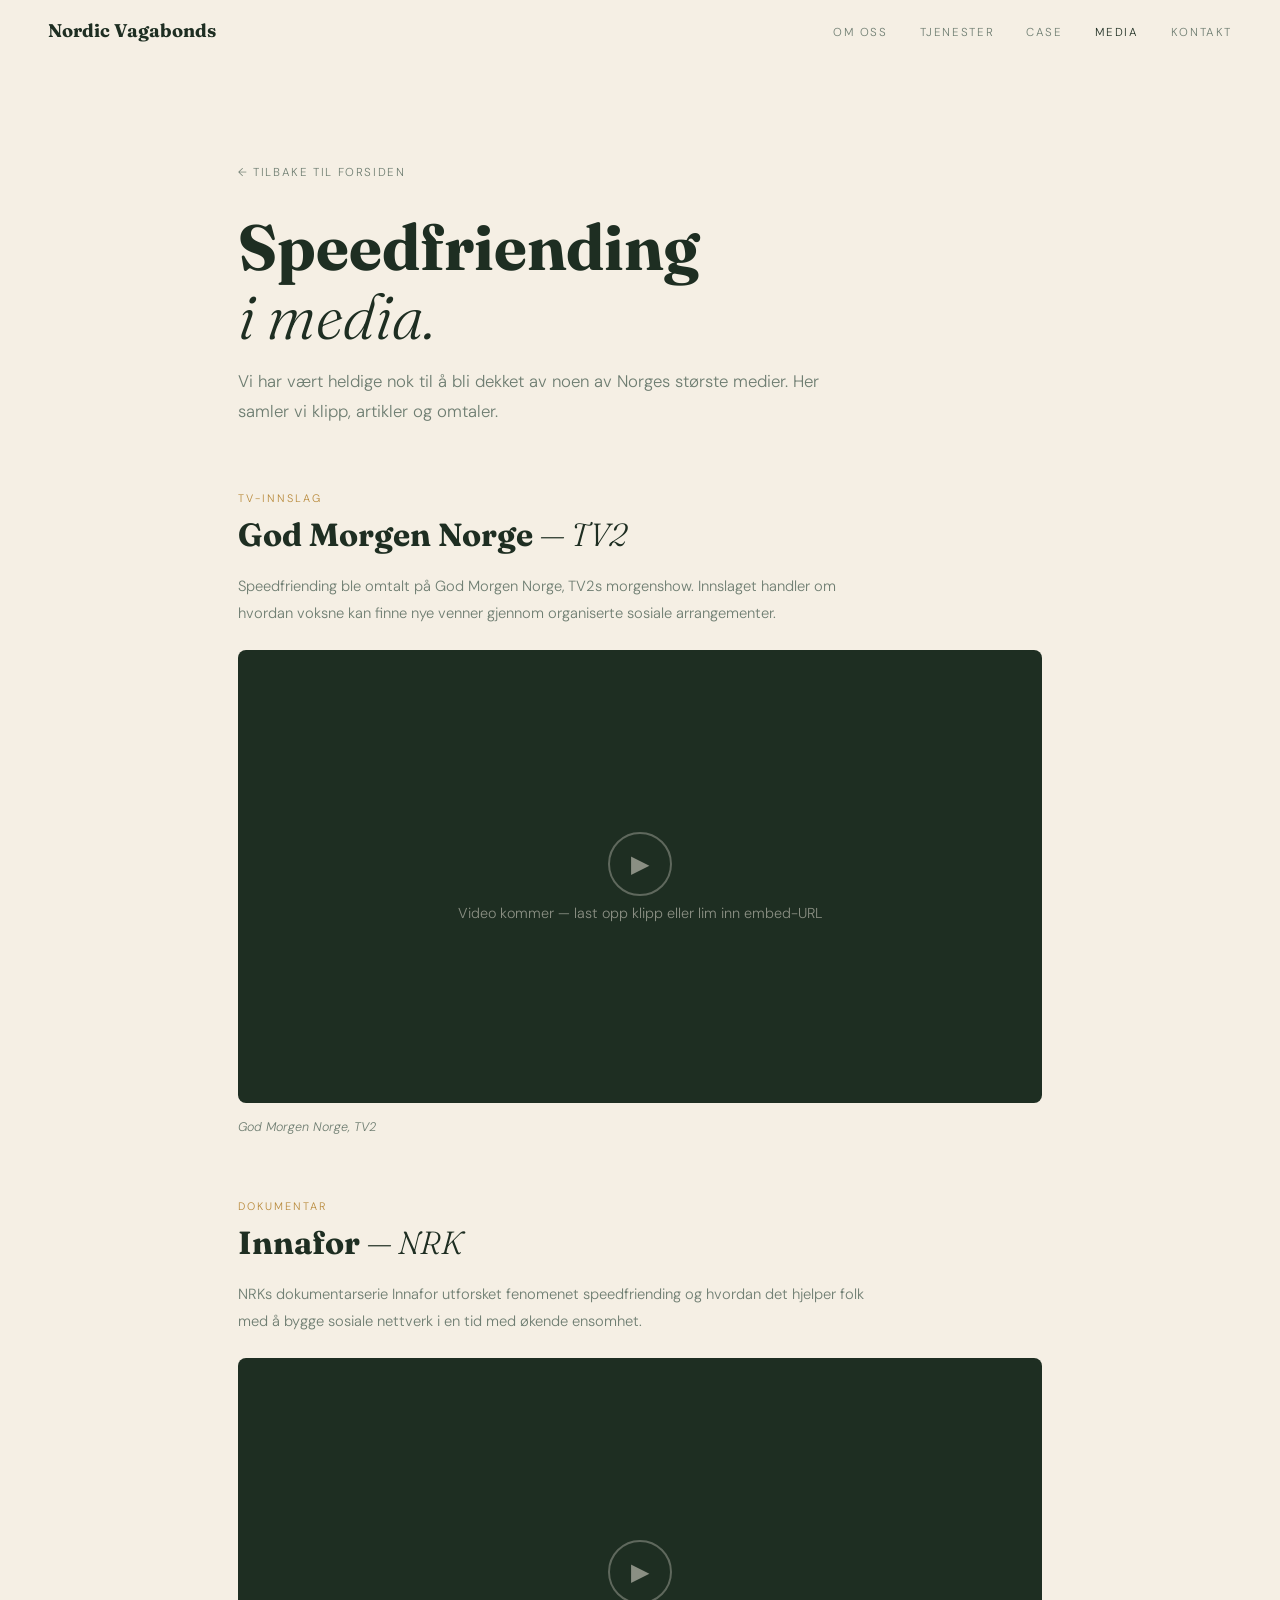
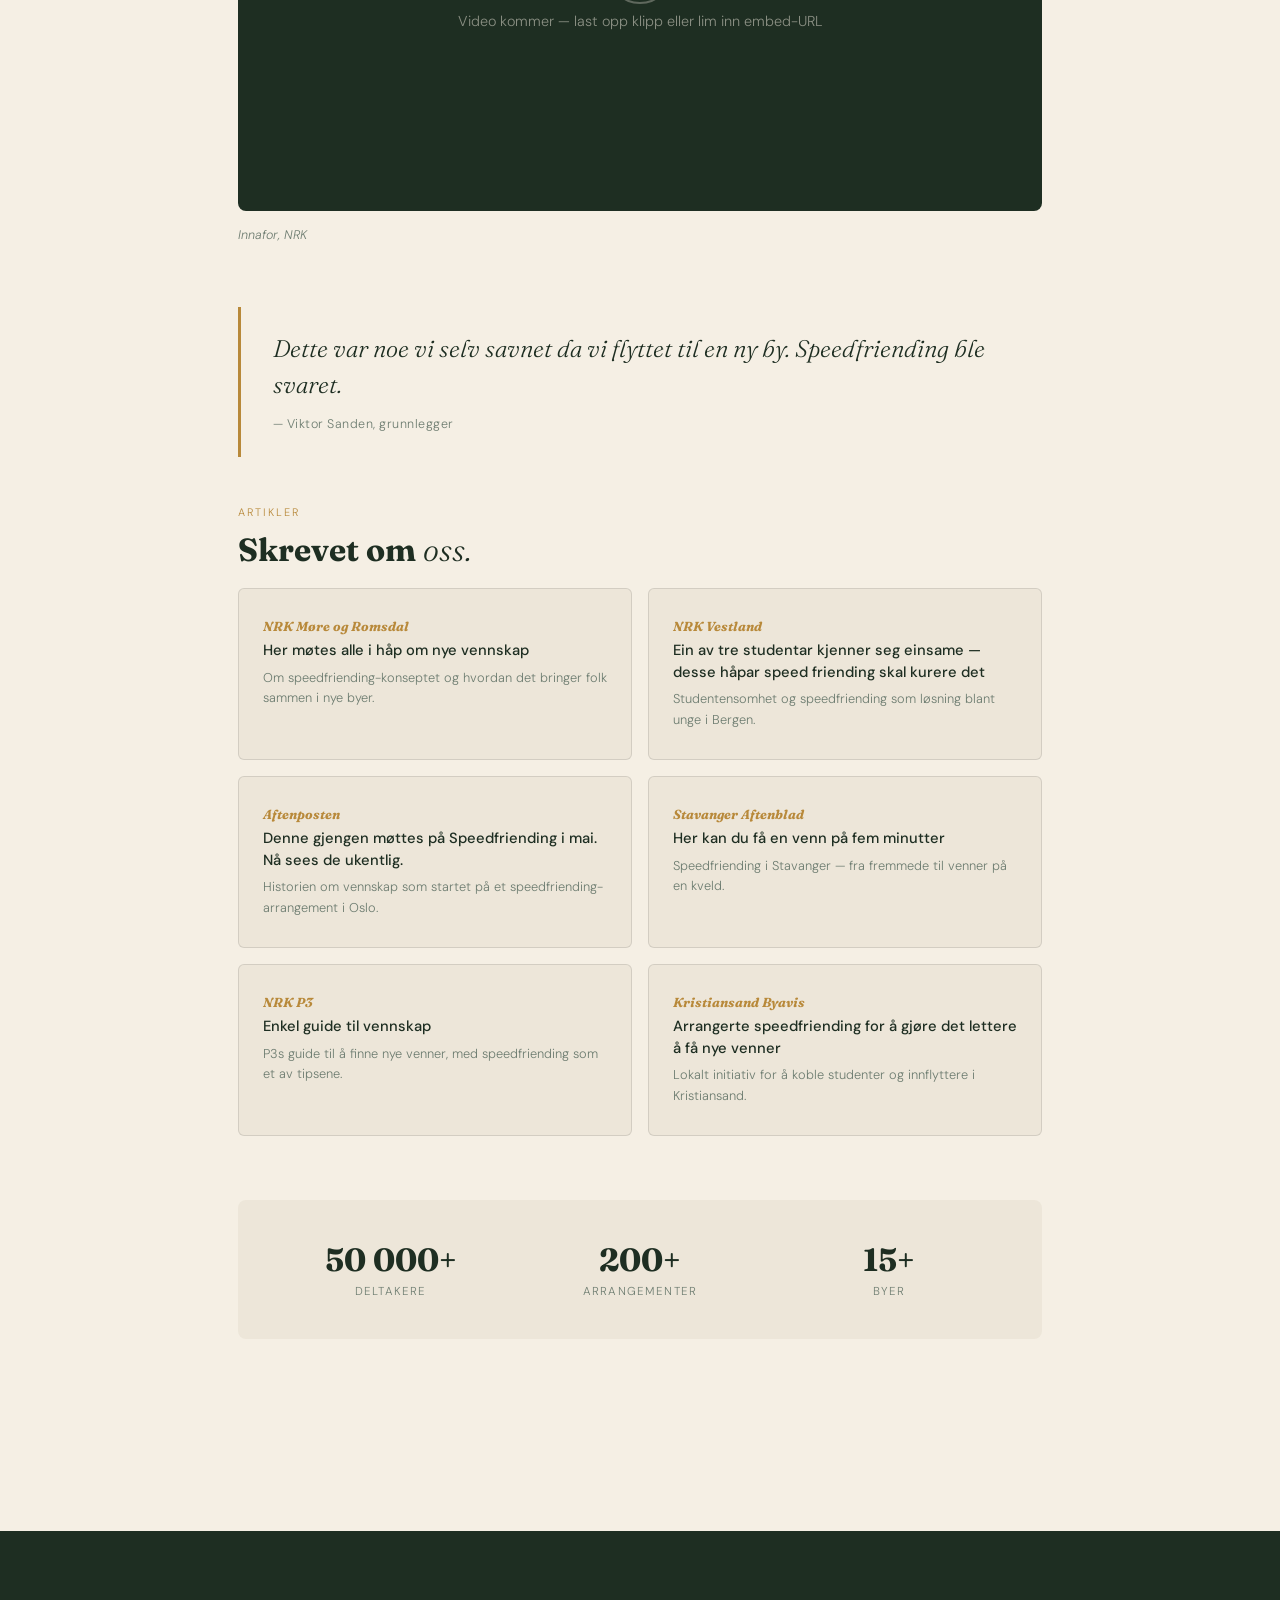
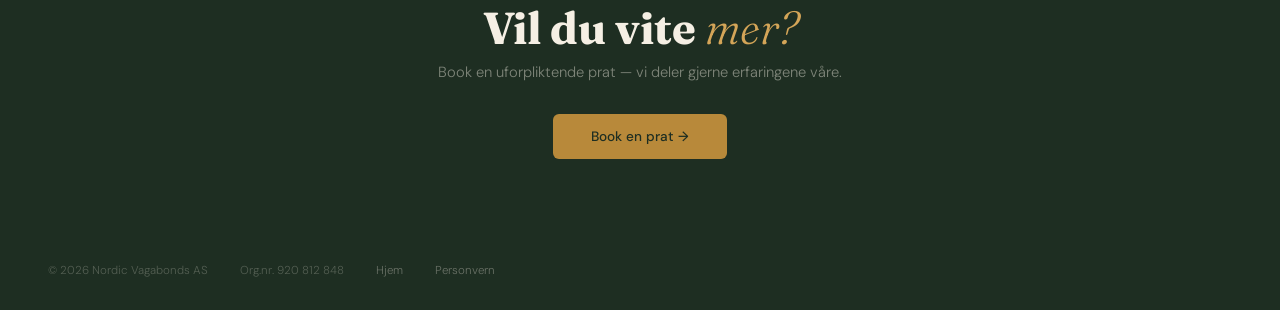
<file: media.html>
<!DOCTYPE html>
<html lang="nb">
<head>
  <meta charset="UTF-8">
  <meta name="viewport" content="width=device-width, initial-scale=1.0">
  <title>Media — Nordic Vagabonds</title>
  <meta name="description" content="Speedfriending og Nordic Vagabonds i media — NRK, Aftenposten, TV2 og mer.">

  <meta property="og:title" content="Media — Nordic Vagabonds">
  <meta property="og:description" content="Speedfriending og Nordic Vagabonds i media.">
  <meta property="og:type" content="website">
  <meta property="og:url" content="https://nordicvagabonds.no/media">

  <link rel="icon" href="data:image/svg+xml,<svg xmlns='http://www.w3.org/2000/svg' viewBox='0 0 100 100'><rect fill='%231e2e22' rx='16' width='100' height='100'/><text x='50' y='68' font-family='serif' font-size='52' font-weight='700' fill='%23f5efe4' text-anchor='middle'>NV</text></svg>">
  <link rel="preconnect" href="https://fonts.googleapis.com">
  <link rel="preconnect" href="https://fonts.gstatic.com" crossorigin>
  <link href="https://fonts.googleapis.com/css2?family=Fraunces:ital,opsz,wght@0,9..144,300;0,9..144,700;1,9..144,400&family=DM+Sans:wght@300;400;500&display=swap" rel="stylesheet">
  <style>
:root {
  --ink:    #1a1f1b;
  --forest: #1e2e22;
  --sage:   #3d5243;
  --cream:  #f5efe4;
  --off:    #ede6d9;
  --gold:   #b8893a;
  --gold-l: #d4a558;
  --muted:  #6e7d71;
  --line:   rgba(26,31,27,0.12);
}

*, *::before, *::after { margin:0; padding:0; box-sizing:border-box; }
html { scroll-behavior:smooth; }
body {
  background:var(--cream);
  color:var(--ink);
  font-family:'DM Sans',sans-serif;
  font-weight:300;
  -webkit-font-smoothing:antialiased;
  opacity:0; animation:nv-fade .6s .05s forwards;
}
@keyframes nv-fade { to { opacity:1; } }
img { max-width:100%; height:auto; display:block; }
a { text-decoration:none; color:var(--forest); }

/* ─── NAV ────────────────────────────── */
.site-header {
  position:fixed; top:0; left:0; right:0; z-index:100;
  display:flex; align-items:center; justify-content:space-between;
  padding:1.2rem 3rem;
  background:rgba(245,239,228,0.85);
  backdrop-filter:blur(14px); -webkit-backdrop-filter:blur(14px);
  border-bottom:1px solid transparent;
  transition:border-color .3s, padding .3s, background .3s;
}
.site-header.scrolled { border-color:var(--line); padding-block:.8rem; }
.logo { font-family:'Fraunces',serif; font-weight:700; font-size:1.15rem; color:var(--forest); }
.nav-links { list-style:none; display:flex; gap:2rem; }
.nav-links a {
  font-size:.72rem; letter-spacing:.14em; text-transform:uppercase;
  color:var(--muted); transition:color .2s;
}
.nav-links a:hover { color:var(--forest); }

/* ─── PAGE ───────────────────────────── */
.page-hero {
  padding:10rem 3rem 4rem;
  max-width:900px; margin:0 auto;
}
.back {
  display:inline-block;
  font-size:.72rem; letter-spacing:.14em; text-transform:uppercase;
  color:var(--muted); margin-bottom:2rem;
  transition:color .2s;
}
.back:hover { color:var(--forest); }
.page-hero h1 {
  font-family:'Fraunces',serif;
  font-size:clamp(2.4rem,5vw,4rem);
  font-weight:700; color:var(--forest);
  line-height:1.08; margin-bottom:1rem;
}
.page-hero h1 em { font-style:italic; font-weight:300; }
.page-hero .lead {
  font-size:1.05rem; line-height:1.8;
  color:var(--muted); max-width:600px;
}

/* ─── SECTIONS ───────────────────────── */
.media-page { max-width:900px; margin:0 auto; padding:0 3rem 6rem; }

.media-block {
  margin-bottom:4rem;
  opacity:0; transform:translateY(24px);
  transition:opacity .5s, transform .5s;
}
.media-block.in { opacity:1; transform:translateY(0); }

.media-block .section-label {
  font-size:.68rem; letter-spacing:.18em; text-transform:uppercase;
  color:var(--gold); display:block; margin-bottom:.8rem;
}
.media-block h2 {
  font-family:'Fraunces',serif;
  font-size:clamp(1.4rem,2.5vw,2rem);
  font-weight:700; color:var(--forest);
  line-height:1.15; margin-bottom:1.2rem;
}
.media-block h2 em { font-style:italic; font-weight:300; }
.media-block .description {
  font-size:.92rem; line-height:1.8; color:var(--muted);
  margin-bottom:1.5rem; max-width:640px;
}

/* ─── VIDEO EMBED ────────────────────── */
.video-embed {
  position:relative;
  width:100%;
  padding-bottom:56.25%; /* 16:9 */
  background:var(--forest);
  border-radius:8px;
  overflow:hidden;
  margin-bottom:1rem;
}
.video-embed iframe {
  position:absolute; top:0; left:0;
  width:100%; height:100%;
  border:none;
}
.video-embed .video-placeholder {
  position:absolute; top:0; left:0;
  width:100%; height:100%;
  display:flex; flex-direction:column;
  align-items:center; justify-content:center;
  color:rgba(245,239,228,.5);
  font-size:.9rem; gap:.5rem;
}
.video-embed .video-placeholder .play-icon {
  width:64px; height:64px;
  border:2px solid rgba(245,239,228,.3);
  border-radius:50%;
  display:flex; align-items:center; justify-content:center;
  font-size:1.5rem;
  transition:border-color .2s, background .2s;
}
.video-caption {
  font-size:.78rem; color:var(--muted); font-style:italic;
}

/* ─── ARTICLE CARDS ──────────────────── */
.article-grid {
  display:grid; grid-template-columns:1fr 1fr; gap:1rem;
}
.article-card {
  display:flex; flex-direction:column;
  padding:1.8rem 1.5rem;
  background:var(--off); border:1px solid var(--line);
  border-radius:6px; transition:all .25s;
  text-decoration:none;
}
.article-card:hover {
  background:var(--forest); border-color:var(--forest);
  transform:translateY(-2px);
  box-shadow:0 8px 30px rgba(30,46,34,.12);
}
.article-card:hover .article-outlet { color:var(--gold); }
.article-card:hover .article-title { color:var(--cream); }
.article-card:hover .article-excerpt { color:rgba(245,239,228,.5); }
.article-outlet {
  font-family:'Fraunces',serif; font-size:.82rem;
  font-style:italic; font-weight:700; color:var(--gold);
  margin-bottom:.4rem;
}
.article-year {
  font-size:.68rem; color:var(--muted);
  letter-spacing:.06em; margin-bottom:.6rem;
}
.article-title {
  font-size:.92rem; font-weight:500; line-height:1.45;
  color:var(--forest); transition:color .25s;
  margin-bottom:.4rem;
}
.article-excerpt {
  font-size:.8rem; line-height:1.6; color:var(--muted);
  transition:color .25s;
}

/* ─── QUOTE ──────────────────────────── */
.pull-quote {
  border-left:3px solid var(--gold);
  padding:1.5rem 0 1.5rem 2rem;
  margin:3rem 0;
}
.pull-quote blockquote {
  font-family:'Fraunces',serif;
  font-size:clamp(1.1rem,2vw,1.5rem);
  font-style:italic; font-weight:300;
  color:var(--forest); line-height:1.5;
  margin-bottom:.6rem;
}
.pull-quote cite {
  font-family:'DM Sans',sans-serif;
  font-style:normal; font-size:.78rem;
  color:var(--muted); letter-spacing:.04em;
}

/* ─── CTA STRIP ──────────────────────── */
.cta-strip {
  background:var(--forest);
  padding:4.5rem 3rem;
  text-align:center;
  margin-top:2rem;
}
.cta-strip h2 {
  font-family:'Fraunces',serif;
  font-size:clamp(1.8rem,3.5vw,2.8rem);
  font-weight:700; color:var(--cream);
  line-height:1.1; margin-bottom:.6rem;
}
.cta-strip h2 em { font-style:italic; font-weight:300; color:var(--gold-l); }
.cta-strip p {
  font-size:.92rem; color:rgba(245,239,228,.45);
  margin-bottom:2rem;
}
.cta-strip .cta-btn {
  display:inline-block;
  font-size:.85rem; font-weight:500;
  color:var(--forest); background:var(--gold);
  padding:.9rem 2.4rem; border-radius:6px;
  transition:background .2s;
}
.cta-strip .cta-btn:hover { background:var(--gold-l); }

/* ─── FOOTER ─────────────────────────── */
.site-footer {
  background:var(--forest);
  color:rgba(245,239,228,.25);
  padding:2rem 3rem;
  display:flex; flex-wrap:wrap; gap:.6rem 2rem;
  font-size:.72rem;
}
.site-footer a { color:rgba(245,239,228,.35); }

/* ─── RESPONSIVE ─────────────────────── */
@media (max-width:768px) {
  .site-header { padding:1rem 1.5rem; }
  .nav-links { display:none; }
  .page-hero { padding:8rem 1.5rem 3rem; }
  .media-page { padding:0 1.5rem 4rem; }
  .article-grid { grid-template-columns:1fr; }
  .pull-quote { padding-left:1.2rem; }
  .cta-strip { padding:3.5rem 1.5rem; }
  .site-footer { padding:2rem 1.5rem; }
}
  </style>
</head>
<body>

<!-- NAV -->
<header class="site-header" id="site-header">
  <a href="/" class="logo">Nordic Vagabonds</a>
  <nav>
    <ul class="nav-links">
      <li><a href="/#om">Om oss</a></li>
      <li><a href="/#tjenester">Tjenester</a></li>
      <li><a href="/#case">Case</a></li>
      <li><a href="/media" style="color:var(--forest);">Media</a></li>
      <li><a href="/#kontakt">Kontakt</a></li>
    </ul>
  </nav>
</header>

<!-- HERO -->
<div class="page-hero">
  <a href="/" class="back">&larr; Tilbake til forsiden</a>
  <h1>Speedfriending<br><em>i media.</em></h1>
  <p class="lead">Vi har vært heldige nok til å bli dekket av noen av Norges største medier. Her samler vi klipp, artikler og omtaler.</p>
</div>

<div class="media-page">

  <!-- VIDEO: GOD MORGEN NORGE -->
  <div class="media-block" id="gmn">
    <span class="section-label">TV-innslag</span>
    <h2>God Morgen Norge <em>— TV2</em></h2>
    <p class="description">Speedfriending ble omtalt på God Morgen Norge, TV2s morgenshow. Innslaget handler om hvordan voksne kan finne nye venner gjennom organiserte sosiale arrangementer.</p>
    <div class="video-embed">
      <!-- Erstatt placeholder med faktisk embed når du har video-URL -->
      <div class="video-placeholder" id="gmn-placeholder">
        <div class="play-icon">&#9654;</div>
        <span>Video kommer — last opp klipp eller lim inn embed-URL</span>
      </div>
    </div>
    <p class="video-caption">God Morgen Norge, TV2</p>
  </div>

  <!-- VIDEO: NRK INNAFOR -->
  <div class="media-block" id="innafor">
    <span class="section-label">Dokumentar</span>
    <h2>Innafor <em>— NRK</em></h2>
    <p class="description">NRKs dokumentarserie Innafor utforsket fenomenet speedfriending og hvordan det hjelper folk med å bygge sosiale nettverk i en tid med økende ensomhet.</p>
    <div class="video-embed">
      <div class="video-placeholder" id="innafor-placeholder">
        <div class="play-icon">&#9654;</div>
        <span>Video kommer — last opp klipp eller lim inn embed-URL</span>
      </div>
    </div>
    <p class="video-caption">Innafor, NRK</p>
  </div>

  <!-- SITAT -->
  <div class="pull-quote media-block">
    <blockquote>Dette var noe vi selv savnet da vi flyttet til en ny by. Speedfriending ble svaret.</blockquote>
    <cite>— Viktor Sanden, grunnlegger</cite>
  </div>

  <!-- ARTIKLER -->
  <div class="media-block">
    <span class="section-label">Artikler</span>
    <h2>Skrevet om <em>oss.</em></h2>
    <div class="article-grid">

      <a href="media/nrk-mr-vennskap.html" class="article-card">
        <span class="article-outlet">NRK Møre og Romsdal</span>
        <span class="article-title">Her møtes alle i håp om nye vennskap</span>
        <span class="article-excerpt">Om speedfriending-konseptet og hvordan det bringer folk sammen i nye byer.</span>
      </a>

      <a href="media/nrk-vestland-einsamme.html" class="article-card">
        <span class="article-outlet">NRK Vestland</span>
        <span class="article-title">Ein av tre studentar kjenner seg einsame — desse håpar speed friending skal kurere det</span>
        <span class="article-excerpt">Studentensomhet og speedfriending som løsning blant unge i Bergen.</span>
      </a>

      <a href="media/aftenposten-gjengen.html" class="article-card">
        <span class="article-outlet">Aftenposten</span>
        <span class="article-title">Denne gjengen møttes på Speedfriending i mai. Nå sees de ukentlig.</span>
        <span class="article-excerpt">Historien om vennskap som startet på et speedfriending-arrangement i Oslo.</span>
      </a>

      <a href="media/aftenbladet-venn.html" class="article-card">
        <span class="article-outlet">Stavanger Aftenblad</span>
        <span class="article-title">Her kan du få en venn på fem minutter</span>
        <span class="article-excerpt">Speedfriending i Stavanger — fra fremmede til venner på en kveld.</span>
      </a>

      <a href="media/nrkp3-guide.html" class="article-card">
        <span class="article-outlet">NRK P3</span>
        <span class="article-title">Enkel guide til vennskap</span>
        <span class="article-excerpt">P3s guide til å finne nye venner, med speedfriending som et av tipsene.</span>
      </a>

      <a href="media/krsby-studenter.html" class="article-card">
        <span class="article-outlet">Kristiansand Byavis</span>
        <span class="article-title">Arrangerte speedfriending for å gjøre det lettere å få nye venner</span>
        <span class="article-excerpt">Lokalt initiativ for å koble studenter og innflyttere i Kristiansand.</span>
      </a>

    </div>
  </div>

  <!-- TALL -->
  <div class="media-block" style="background:var(--off); border-radius:8px; padding:2.5rem;">
    <div style="display:grid; grid-template-columns:repeat(3,1fr); gap:1.5rem; text-align:center;">
      <div>
        <div style="font-family:'Fraunces',serif; font-size:2rem; font-weight:700; color:var(--forest);">50 000+</div>
        <div style="font-size:.72rem; letter-spacing:.1em; text-transform:uppercase; color:var(--muted); margin-top:.3rem;">deltakere</div>
      </div>
      <div>
        <div style="font-family:'Fraunces',serif; font-size:2rem; font-weight:700; color:var(--forest);">200+</div>
        <div style="font-size:.72rem; letter-spacing:.1em; text-transform:uppercase; color:var(--muted); margin-top:.3rem;">arrangementer</div>
      </div>
      <div>
        <div style="font-family:'Fraunces',serif; font-size:2rem; font-weight:700; color:var(--forest);">15+</div>
        <div style="font-size:.72rem; letter-spacing:.1em; text-transform:uppercase; color:var(--muted); margin-top:.3rem;">byer</div>
      </div>
    </div>
  </div>

</div>

<!-- CTA -->
<div class="cta-strip">
  <h2>Vil du vite <em>mer?</em></h2>
  <p>Book en uforpliktende prat — vi deler gjerne erfaringene våre.</p>
  <a href="https://calendly.com/viktorsanden" target="_blank" rel="noopener" class="cta-btn">Book en prat &rarr;</a>
</div>

<!-- FOOTER -->
<footer class="site-footer">
  <span>&copy; 2026 Nordic Vagabonds AS</span>
  <span>Org.nr. 920 812 848</span>
  <span><a href="/">Hjem</a></span>
  <span><a href="personvern.html">Personvern</a></span>
</footer>

<script>
document.addEventListener('DOMContentLoaded', () => {
  const header = document.getElementById('site-header');
  if (header) {
    window.addEventListener('scroll', () => {
      header.classList.toggle('scrolled', window.scrollY > 60);
    }, { passive: true });
  }

  const blocks = document.querySelectorAll('.media-block');
  if ('IntersectionObserver' in window) {
    const obs = new IntersectionObserver((entries) => {
      entries.forEach((entry, i) => {
        if (entry.isIntersecting) {
          setTimeout(() => entry.target.classList.add('in'), i * 100);
          obs.unobserve(entry.target);
        }
      });
    }, { threshold: 0.08 });
    blocks.forEach(el => obs.observe(el));
  } else {
    blocks.forEach(el => el.classList.add('in'));
  }
});
</script>
</body>
</html>
</file>
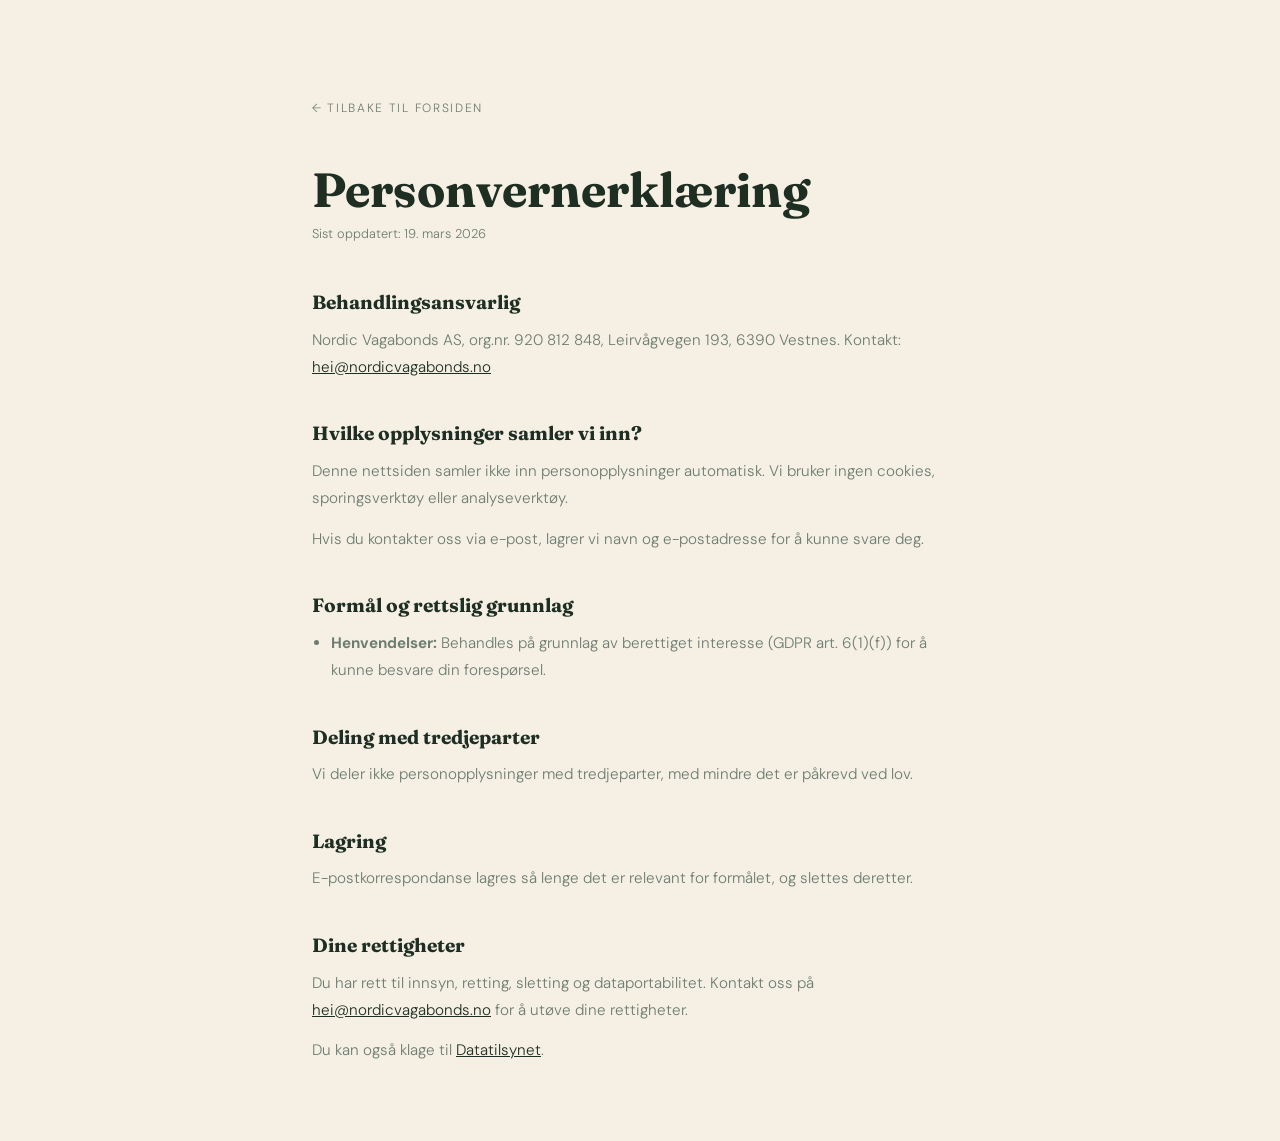
<file: personvern.html>
<!DOCTYPE html>
<html lang="nb">
<head>
  <meta charset="UTF-8">
  <meta name="viewport" content="width=device-width, initial-scale=1.0">
  <title>Personvernerklæring — Nordic Vagabonds</title>
  <link rel="preconnect" href="https://fonts.googleapis.com">
  <link rel="preconnect" href="https://fonts.gstatic.com" crossorigin>
  <link href="https://fonts.googleapis.com/css2?family=Fraunces:ital,opsz,wght@0,9..144,300;0,9..144,700;1,9..144,400&family=DM+Sans:wght@300;400;500&display=swap" rel="stylesheet">
  <link rel="icon" href="data:image/svg+xml,<svg xmlns='http://www.w3.org/2000/svg' viewBox='0 0 100 100'><rect fill='%231e2e22' rx='16' width='100' height='100'/><text x='50' y='68' font-family='serif' font-size='52' font-weight='700' fill='%23f5efe4' text-anchor='middle'>NV</text></svg>">
  <style>
    :root { --forest:#1e2e22; --cream:#f5efe4; --gold:#b8893a; --muted:#6e7d71; }
    *, *::before, *::after { margin:0; padding:0; box-sizing:border-box; }
    body { background:var(--cream); color:#1a1f1b; font-family:'DM Sans',sans-serif; font-weight:300; -webkit-font-smoothing:antialiased; }
    a { color:var(--forest); }
    .page { max-width:720px; margin:0 auto; padding:6rem 2rem 4rem; }
    .back { display:inline-block; font-size:.75rem; letter-spacing:.14em; text-transform:uppercase; color:var(--muted); margin-bottom:3rem; text-decoration:none; }
    .back:hover { color:var(--forest); }
    h1 { font-family:'Fraunces',serif; font-size:clamp(2rem,4vw,3rem); font-weight:700; color:var(--forest); margin-bottom:.5rem; line-height:1.1; }
    .updated { font-size:.8rem; color:var(--muted); margin-bottom:3rem; display:block; }
    h2 { font-family:'Fraunces',serif; font-size:1.2rem; font-weight:700; color:var(--forest); margin:2.5rem 0 .8rem; }
    p, li { font-size:.95rem; line-height:1.8; color:var(--muted); margin-bottom:.8rem; }
    ul { padding-left:1.2rem; }
  </style>
</head>
<body>
  <div class="page">
    <a href="/" class="back">&larr; Tilbake til forsiden</a>
    <h1>Personvernerklæring</h1>
    <span class="updated">Sist oppdatert: 19. mars 2026</span>

    <h2>Behandlingsansvarlig</h2>
    <p>Nordic Vagabonds AS, org.nr. 920 812 848, Leirvågvegen 193, 6390 Vestnes. Kontakt: <a href="mailto:hei@nordicvagabonds.no">hei@nordicvagabonds.no</a></p>

    <h2>Hvilke opplysninger samler vi inn?</h2>
    <p>Denne nettsiden samler ikke inn personopplysninger automatisk. Vi bruker ingen cookies, sporingsverktøy eller analyseverktøy.</p>
    <p>Hvis du kontakter oss via e-post, lagrer vi navn og e-postadresse for å kunne svare deg.</p>

    <h2>Formål og rettslig grunnlag</h2>
    <ul>
      <li><strong>Henvendelser:</strong> Behandles på grunnlag av berettiget interesse (GDPR art. 6(1)(f)) for å kunne besvare din forespørsel.</li>
    </ul>

    <h2>Deling med tredjeparter</h2>
    <p>Vi deler ikke personopplysninger med tredjeparter, med mindre det er påkrevd ved lov.</p>

    <h2>Lagring</h2>
    <p>E-postkorrespondanse lagres så lenge det er relevant for formålet, og slettes deretter.</p>

    <h2>Dine rettigheter</h2>
    <p>Du har rett til innsyn, retting, sletting og dataportabilitet. Kontakt oss på <a href="mailto:hei@nordicvagabonds.no">hei@nordicvagabonds.no</a> for å utøve dine rettigheter.</p>
    <p>Du kan også klage til <a href="https://www.datatilsynet.no" target="_blank" rel="noopener">Datatilsynet</a>.</p>
  </div>
</body>
</html>
</file>
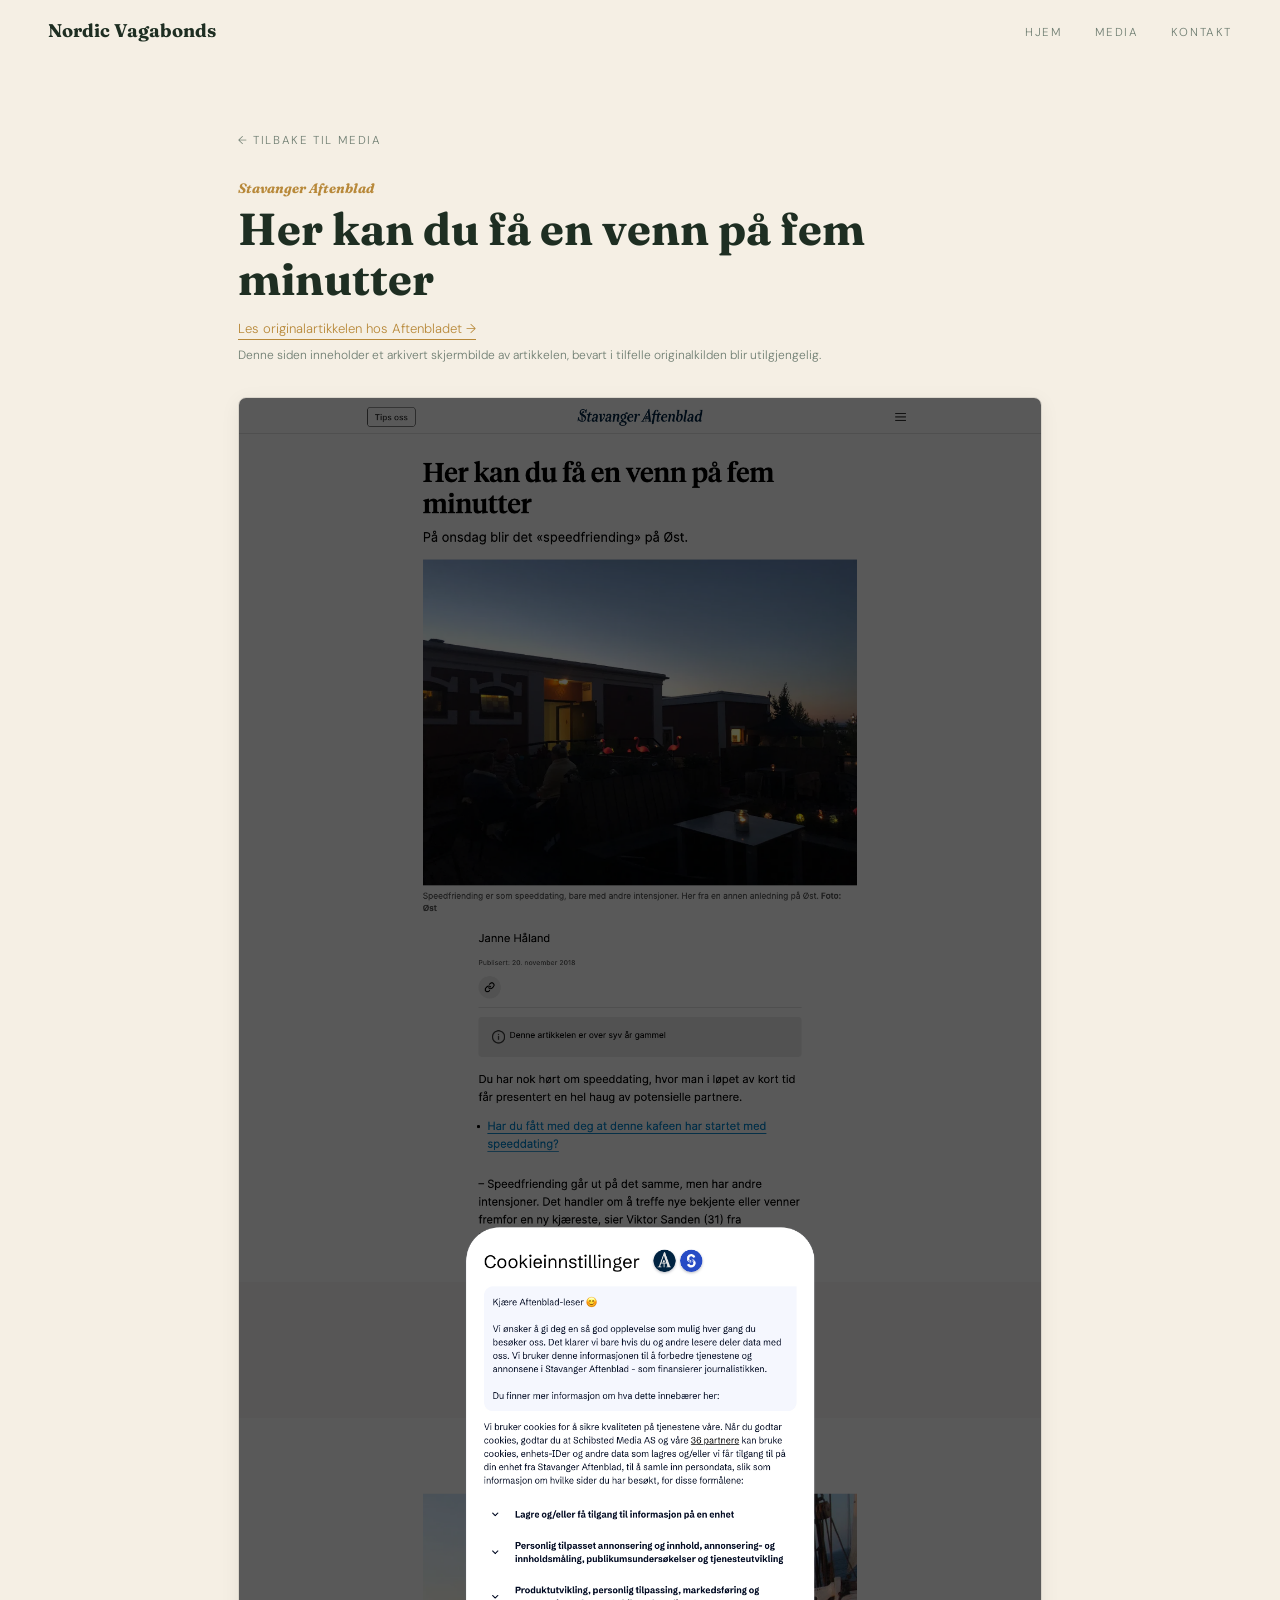
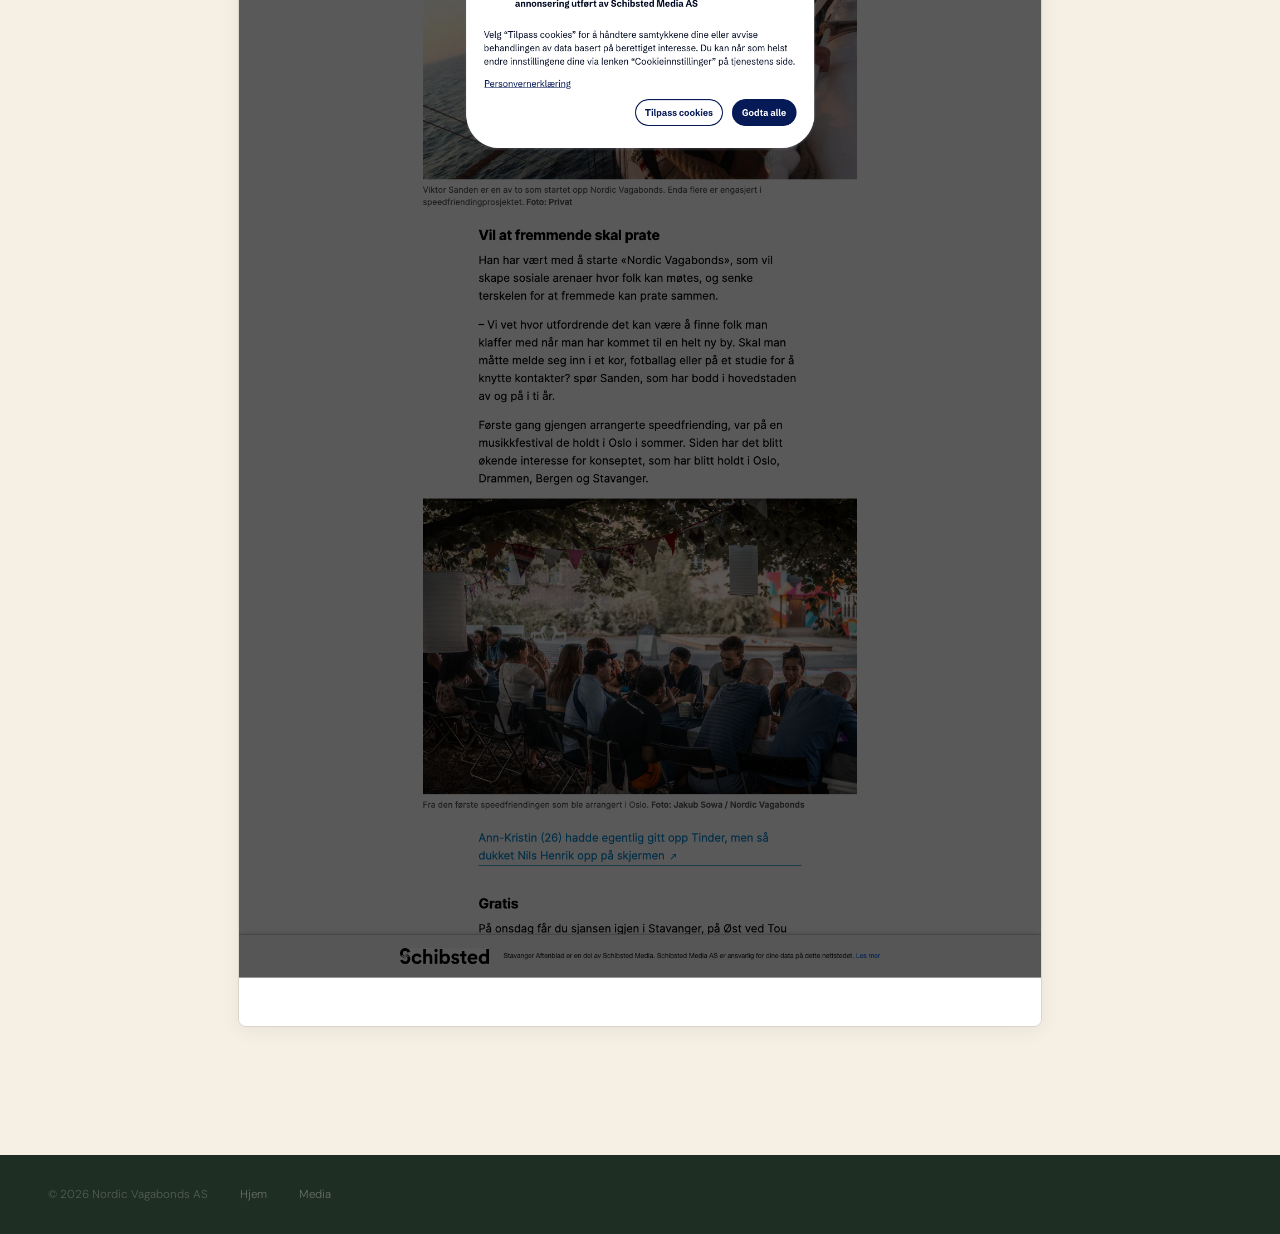
<file: media/aftenbladet-venn.html>
<!DOCTYPE html>
<html lang="nb">
<head>
  <meta charset="UTF-8">
  <meta name="viewport" content="width=device-width, initial-scale=1.0">
  <title>Stavanger Aftenblad: Her kan du få en venn på fem minutter — Nordic Vagabonds</title>
  <link rel="icon" href="../data:image/svg+xml,<svg xmlns='http://www.w3.org/2000/svg' viewBox='0 0 100 100'><rect fill='%231e2e22' rx='16' width='100' height='100'/><text x='50' y='68' font-family='serif' font-size='52' font-weight='700' fill='%23f5efe4' text-anchor='middle'>NV</text></svg>">
  <link rel="preconnect" href="https://fonts.googleapis.com">
  <link rel="preconnect" href="https://fonts.gstatic.com" crossorigin>
  <link href="https://fonts.googleapis.com/css2?family=Fraunces:ital,opsz,wght@0,9..144,300;0,9..144,700;1,9..144,400&family=DM+Sans:wght@300;400;500&display=swap" rel="stylesheet">
  <style>
:root { --forest:#1e2e22; --cream:#f5efe4; --gold:#b8893a; --gold-l:#d4a558; --muted:#6e7d71; --off:#ede6d9; --line:rgba(26,31,27,.12); }
*,*::before,*::after { margin:0; padding:0; box-sizing:border-box; }
html { scroll-behavior:smooth; }
body { background:var(--cream); color:#1a1f1b; font-family:'DM Sans',sans-serif; font-weight:300; -webkit-font-smoothing:antialiased; }
a { text-decoration:none; color:var(--forest); }
img { max-width:100%; height:auto; display:block; }

.site-header {
  position:fixed; top:0; left:0; right:0; z-index:100;
  display:flex; align-items:center; justify-content:space-between;
  padding:1.2rem 3rem; background:rgba(245,239,228,.85);
  backdrop-filter:blur(14px); -webkit-backdrop-filter:blur(14px);
  border-bottom:1px solid transparent; transition:border-color .3s, padding .3s;
}
.site-header.scrolled { border-color:var(--line); padding-block:.8rem; }
.logo { font-family:'Fraunces',serif; font-weight:700; font-size:1.15rem; color:var(--forest); }
.nav-links { list-style:none; display:flex; gap:2rem; }
.nav-links a { font-size:.72rem; letter-spacing:.14em; text-transform:uppercase; color:var(--muted); transition:color .2s; }
.nav-links a:hover { color:var(--forest); }

.article-page { max-width:900px; margin:0 auto; padding:8rem 3rem 4rem; }
.back { display:inline-block; font-size:.72rem; letter-spacing:.14em; text-transform:uppercase; color:var(--muted); margin-bottom:2rem; transition:color .2s; }
.back:hover { color:var(--forest); }

.article-meta { margin-bottom:2rem; }
.article-meta .outlet {
  font-family:'Fraunces',serif; font-size:.85rem; font-style:italic; font-weight:700;
  color:var(--gold); display:block; margin-bottom:.5rem;
}
.article-meta h1 {
  font-family:'Fraunces',serif; font-size:clamp(1.8rem,4vw,2.8rem);
  font-weight:700; color:var(--forest); line-height:1.12; margin-bottom:.8rem;
}
.article-meta .source-link {
  font-size:.82rem; color:var(--gold); border-bottom:1px solid var(--gold);
  padding-bottom:2px; transition:color .2s;
}
.article-meta .source-link:hover { color:var(--gold-l); }
.article-meta .archive-note {
  font-size:.75rem; color:var(--muted); margin-top:.5rem; line-height:1.6;
}

.screenshot-wrap {
  border:1px solid var(--line); border-radius:8px; overflow:hidden;
  box-shadow:0 4px 20px rgba(0,0,0,.06);
}
.screenshot-wrap img { width:100%; }

.site-footer {
  background:var(--forest); color:rgba(245,239,228,.25);
  padding:2rem 3rem; display:flex; flex-wrap:wrap; gap:.6rem 2rem; font-size:.72rem;
  margin-top:4rem;
}
.site-footer a { color:rgba(245,239,228,.35); }

@media (max-width:768px) {
  .site-header { padding:1rem 1.5rem; }
  .nav-links { display:none; }
  .article-page { padding:7rem 1.5rem 3rem; }
  .site-footer { padding:2rem 1.5rem; }
}
  </style>
</head>
<body>
<header class="site-header" id="site-header">
  <a href="/" class="logo">Nordic Vagabonds</a>
  <nav><ul class="nav-links">
    <li><a href="/">Hjem</a></li>
    <li><a href="/media.html">Media</a></li>
    <li><a href="/#kontakt">Kontakt</a></li>
  </ul></nav>
</header>

<div class="article-page">
  <a href="/media.html" class="back">&larr; Tilbake til media</a>
  <div class="article-meta">
    <span class="outlet">Stavanger Aftenblad</span>
    <h1>Her kan du få en venn på fem minutter</h1>
    <a href="https://www.aftenbladet.no/aktuelt/i/9vn7Md/her-kan-du-faa-en-venn-paa-fem-minutter" target="_blank" rel="noopener" class="source-link">Les originalartikkelen hos Aftenbladet &rarr;</a>
    <p class="archive-note">Denne siden inneholder et arkivert skjermbilde av artikkelen, bevart i tilfelle originalkilden blir utilgjengelig.</p>
  </div>
  <div class="screenshot-wrap">
    <img src="../img/media/aftenbladet-venn.png" alt="Skjermbilde: Her kan du få en venn på fem minutter — Stavanger Aftenblad" loading="lazy">
  </div>
</div>

<footer class="site-footer">
  <span>&copy; 2026 Nordic Vagabonds AS</span>
  <span><a href="/">Hjem</a></span>
  <span><a href="/media.html">Media</a></span>
</footer>

<script>
const h = document.getElementById('site-header');
if (h) window.addEventListener('scroll', () => h.classList.toggle('scrolled', window.scrollY > 60), { passive: true });
</script>
</body>
</html>
</file>
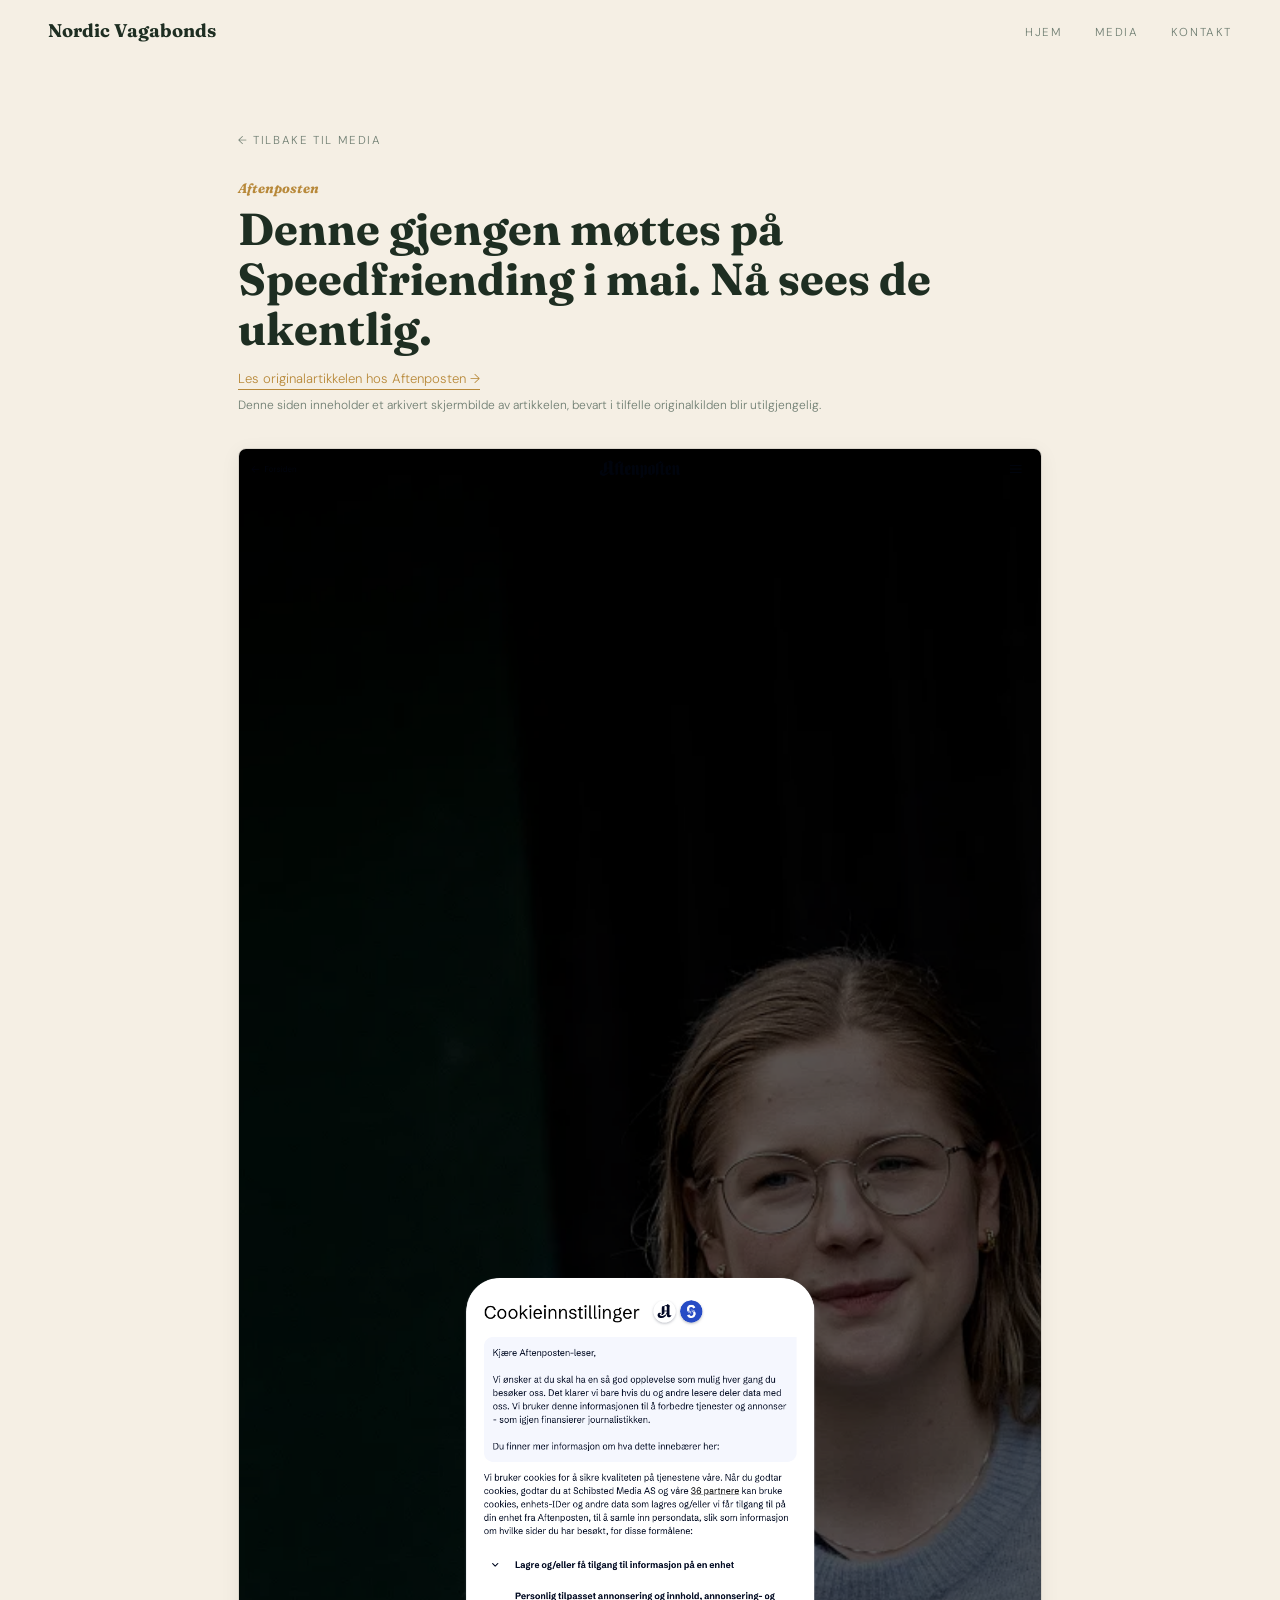
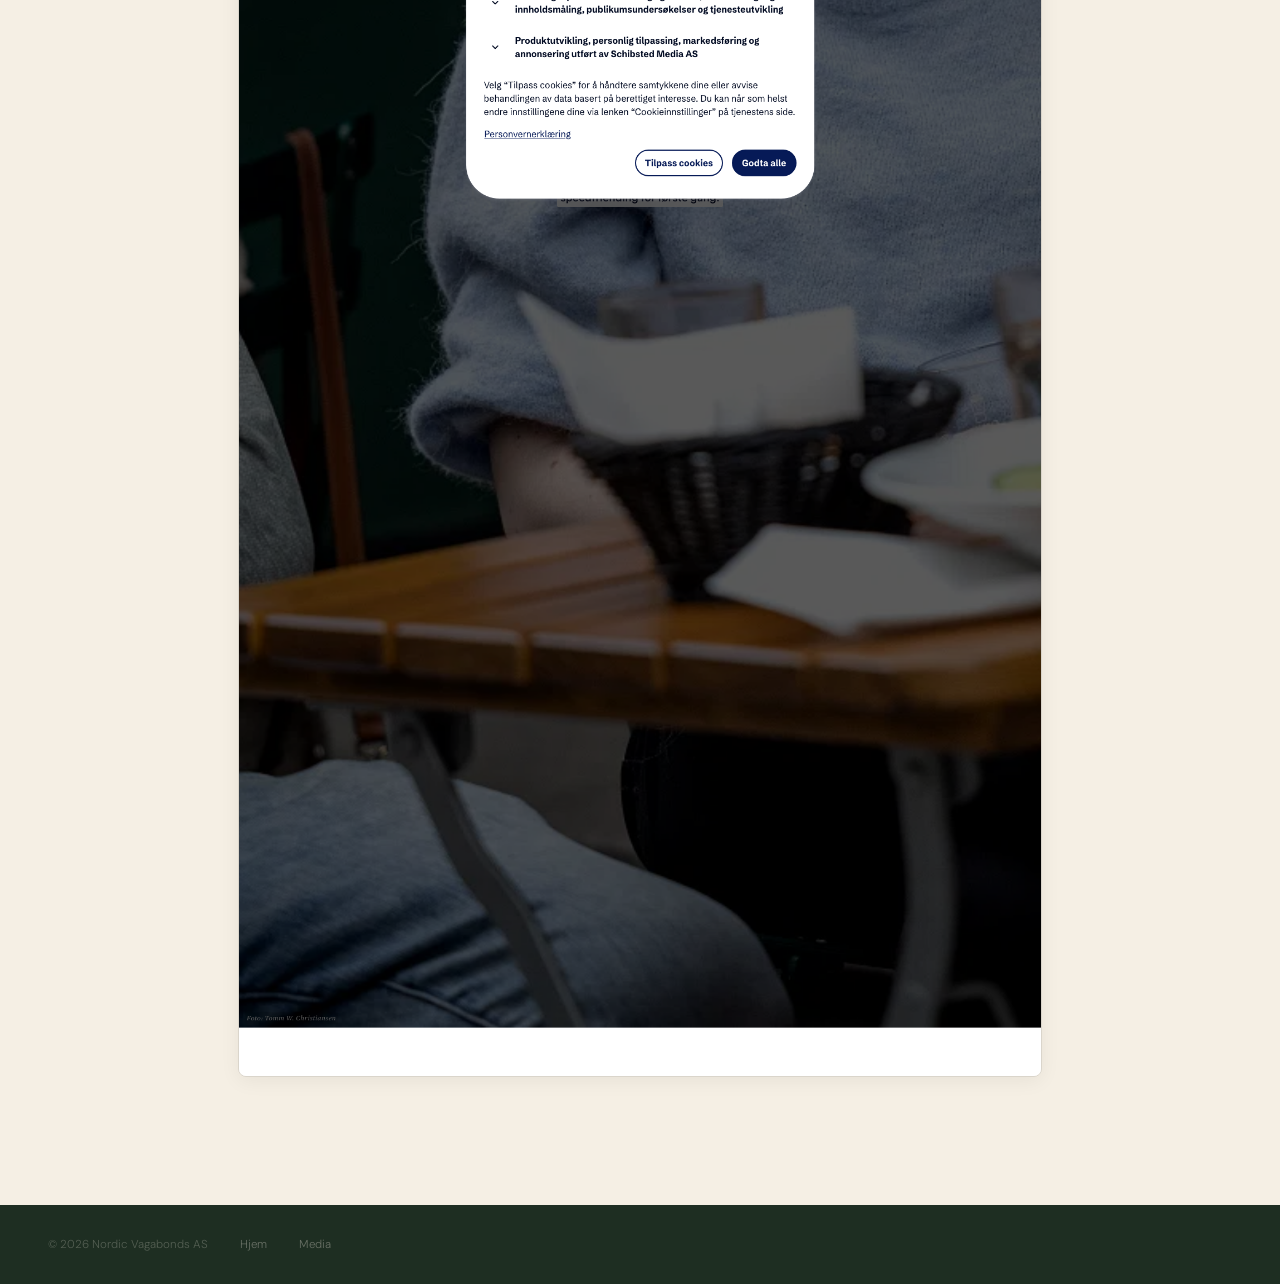
<file: media/aftenposten-gjengen.html>
<!DOCTYPE html>
<html lang="nb">
<head>
  <meta charset="UTF-8">
  <meta name="viewport" content="width=device-width, initial-scale=1.0">
  <title>Aftenposten: Denne gjengen møttes på Speedfriending i mai. Nå sees de ukentlig. — Nordic Vagabonds</title>
  <link rel="icon" href="../data:image/svg+xml,<svg xmlns='http://www.w3.org/2000/svg' viewBox='0 0 100 100'><rect fill='%231e2e22' rx='16' width='100' height='100'/><text x='50' y='68' font-family='serif' font-size='52' font-weight='700' fill='%23f5efe4' text-anchor='middle'>NV</text></svg>">
  <link rel="preconnect" href="https://fonts.googleapis.com">
  <link rel="preconnect" href="https://fonts.gstatic.com" crossorigin>
  <link href="https://fonts.googleapis.com/css2?family=Fraunces:ital,opsz,wght@0,9..144,300;0,9..144,700;1,9..144,400&family=DM+Sans:wght@300;400;500&display=swap" rel="stylesheet">
  <style>
:root { --forest:#1e2e22; --cream:#f5efe4; --gold:#b8893a; --gold-l:#d4a558; --muted:#6e7d71; --off:#ede6d9; --line:rgba(26,31,27,.12); }
*,*::before,*::after { margin:0; padding:0; box-sizing:border-box; }
html { scroll-behavior:smooth; }
body { background:var(--cream); color:#1a1f1b; font-family:'DM Sans',sans-serif; font-weight:300; -webkit-font-smoothing:antialiased; }
a { text-decoration:none; color:var(--forest); }
img { max-width:100%; height:auto; display:block; }

.site-header {
  position:fixed; top:0; left:0; right:0; z-index:100;
  display:flex; align-items:center; justify-content:space-between;
  padding:1.2rem 3rem; background:rgba(245,239,228,.85);
  backdrop-filter:blur(14px); -webkit-backdrop-filter:blur(14px);
  border-bottom:1px solid transparent; transition:border-color .3s, padding .3s;
}
.site-header.scrolled { border-color:var(--line); padding-block:.8rem; }
.logo { font-family:'Fraunces',serif; font-weight:700; font-size:1.15rem; color:var(--forest); }
.nav-links { list-style:none; display:flex; gap:2rem; }
.nav-links a { font-size:.72rem; letter-spacing:.14em; text-transform:uppercase; color:var(--muted); transition:color .2s; }
.nav-links a:hover { color:var(--forest); }

.article-page { max-width:900px; margin:0 auto; padding:8rem 3rem 4rem; }
.back { display:inline-block; font-size:.72rem; letter-spacing:.14em; text-transform:uppercase; color:var(--muted); margin-bottom:2rem; transition:color .2s; }
.back:hover { color:var(--forest); }

.article-meta { margin-bottom:2rem; }
.article-meta .outlet {
  font-family:'Fraunces',serif; font-size:.85rem; font-style:italic; font-weight:700;
  color:var(--gold); display:block; margin-bottom:.5rem;
}
.article-meta h1 {
  font-family:'Fraunces',serif; font-size:clamp(1.8rem,4vw,2.8rem);
  font-weight:700; color:var(--forest); line-height:1.12; margin-bottom:.8rem;
}
.article-meta .source-link {
  font-size:.82rem; color:var(--gold); border-bottom:1px solid var(--gold);
  padding-bottom:2px; transition:color .2s;
}
.article-meta .source-link:hover { color:var(--gold-l); }
.article-meta .archive-note {
  font-size:.75rem; color:var(--muted); margin-top:.5rem; line-height:1.6;
}

.screenshot-wrap {
  border:1px solid var(--line); border-radius:8px; overflow:hidden;
  box-shadow:0 4px 20px rgba(0,0,0,.06);
}
.screenshot-wrap img { width:100%; }

.site-footer {
  background:var(--forest); color:rgba(245,239,228,.25);
  padding:2rem 3rem; display:flex; flex-wrap:wrap; gap:.6rem 2rem; font-size:.72rem;
  margin-top:4rem;
}
.site-footer a { color:rgba(245,239,228,.35); }

@media (max-width:768px) {
  .site-header { padding:1rem 1.5rem; }
  .nav-links { display:none; }
  .article-page { padding:7rem 1.5rem 3rem; }
  .site-footer { padding:2rem 1.5rem; }
}
  </style>
</head>
<body>
<header class="site-header" id="site-header">
  <a href="/" class="logo">Nordic Vagabonds</a>
  <nav><ul class="nav-links">
    <li><a href="/">Hjem</a></li>
    <li><a href="/media.html">Media</a></li>
    <li><a href="/#kontakt">Kontakt</a></li>
  </ul></nav>
</header>

<div class="article-page">
  <a href="/media.html" class="back">&larr; Tilbake til media</a>
  <div class="article-meta">
    <span class="outlet">Aftenposten</span>
    <h1>Denne gjengen møttes på Speedfriending i mai. Nå sees de ukentlig.</h1>
    <a href="https://www.aftenposten.no/oslo/i/VqWvAV/denne-gjengen-moettes-paa-speedfriending-i-mai-naa-sees-de-ukentlig" target="_blank" rel="noopener" class="source-link">Les originalartikkelen hos Aftenposten &rarr;</a>
    <p class="archive-note">Denne siden inneholder et arkivert skjermbilde av artikkelen, bevart i tilfelle originalkilden blir utilgjengelig.</p>
  </div>
  <div class="screenshot-wrap">
    <img src="../img/media/aftenposten-gjengen.png" alt="Skjermbilde: Denne gjengen møttes på Speedfriending i mai. Nå sees de ukentlig. — Aftenposten" loading="lazy">
  </div>
</div>

<footer class="site-footer">
  <span>&copy; 2026 Nordic Vagabonds AS</span>
  <span><a href="/">Hjem</a></span>
  <span><a href="/media.html">Media</a></span>
</footer>

<script>
const h = document.getElementById('site-header');
if (h) window.addEventListener('scroll', () => h.classList.toggle('scrolled', window.scrollY > 60), { passive: true });
</script>
</body>
</html>
</file>
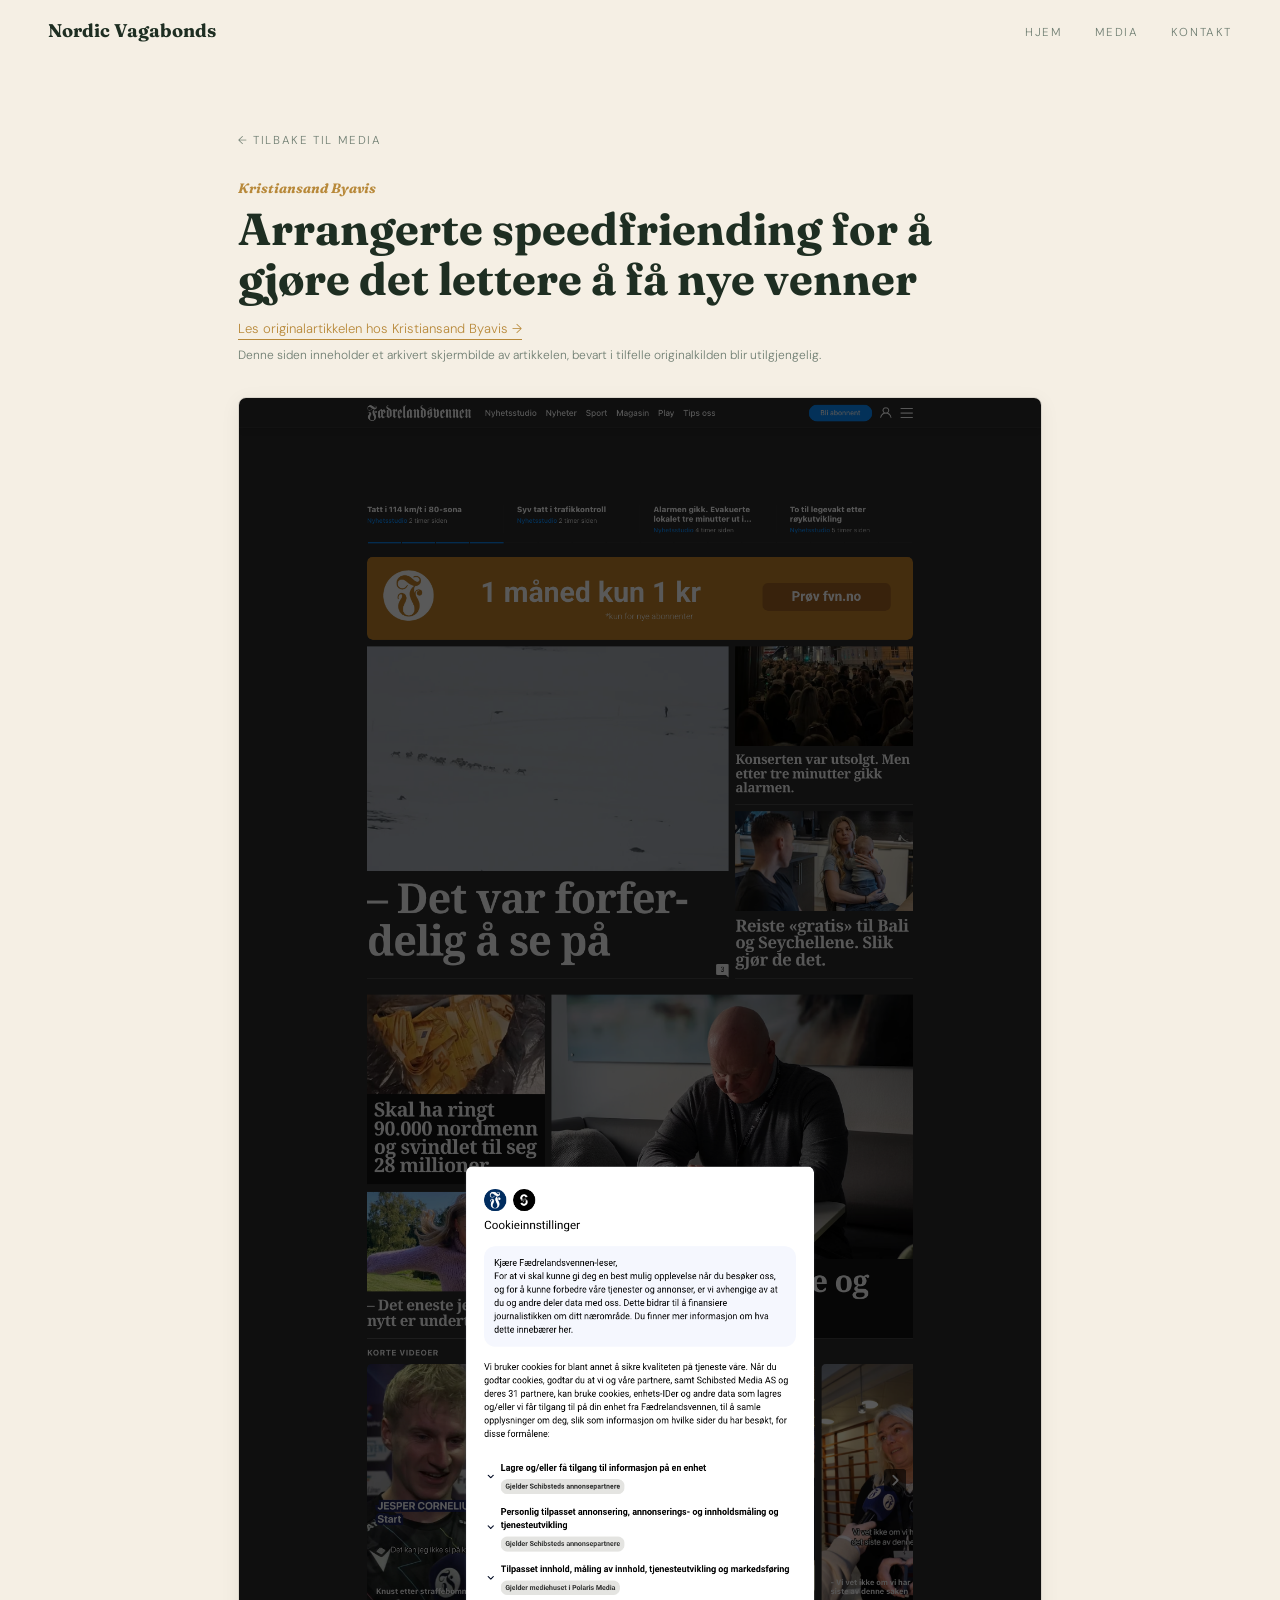
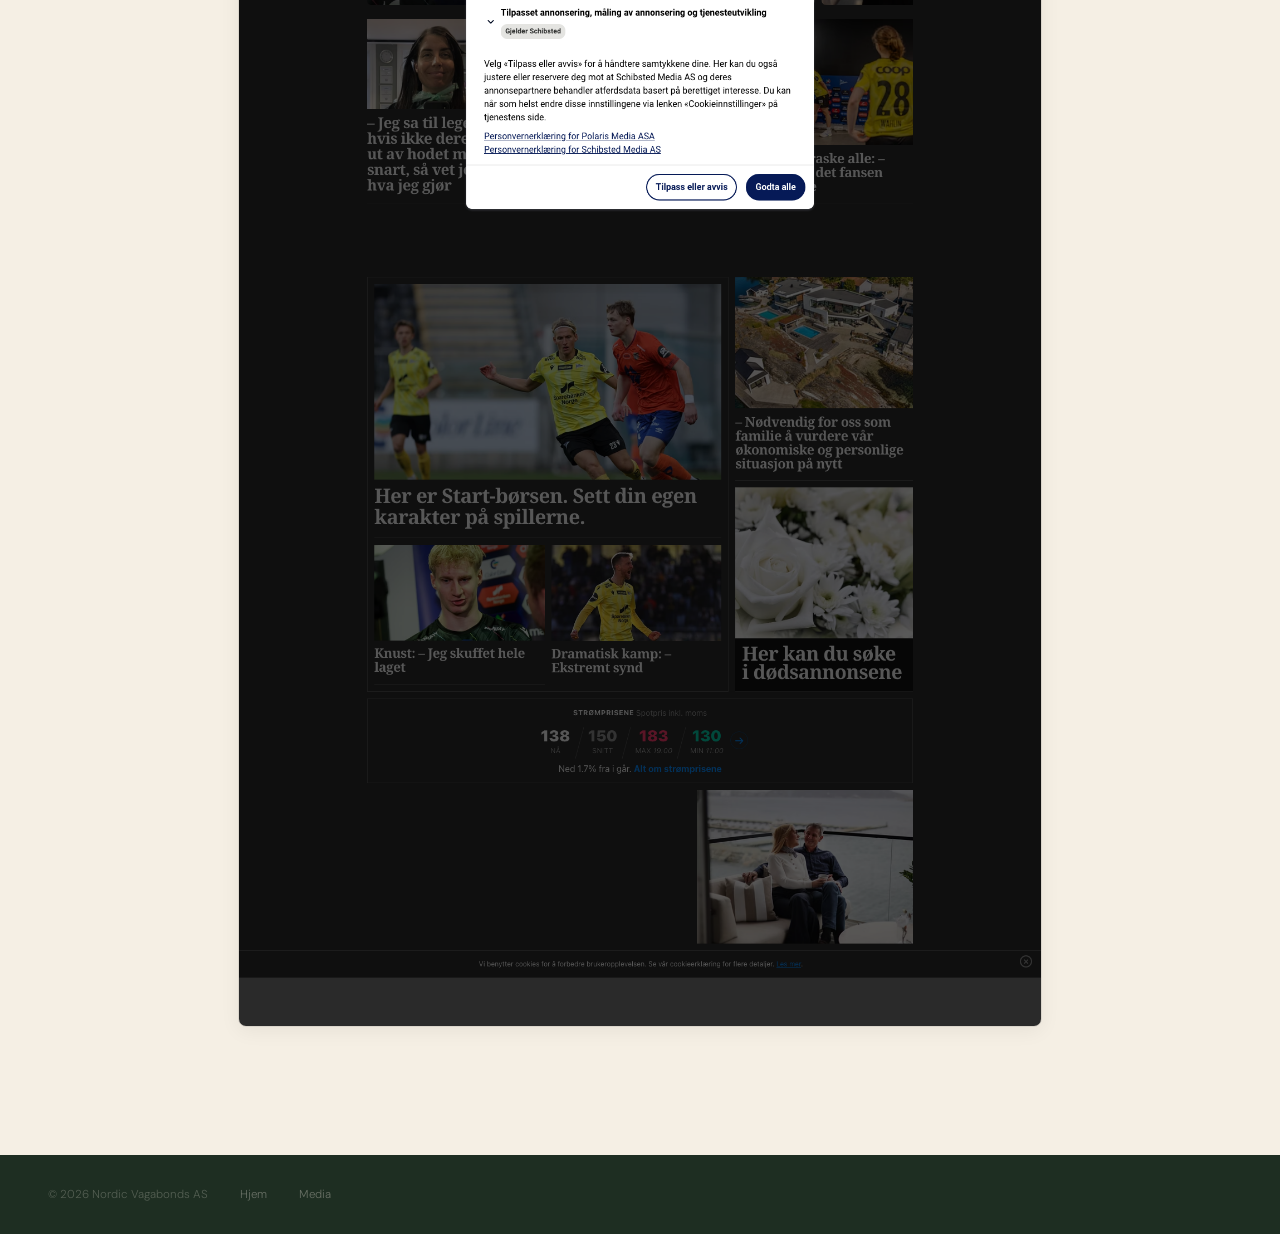
<file: media/krsby-studenter.html>
<!DOCTYPE html>
<html lang="nb">
<head>
  <meta charset="UTF-8">
  <meta name="viewport" content="width=device-width, initial-scale=1.0">
  <title>Kristiansand Byavis: Arrangerte speedfriending for å gjøre det lettere å få nye venner — Nordic Vagabonds</title>
  <link rel="icon" href="../data:image/svg+xml,<svg xmlns='http://www.w3.org/2000/svg' viewBox='0 0 100 100'><rect fill='%231e2e22' rx='16' width='100' height='100'/><text x='50' y='68' font-family='serif' font-size='52' font-weight='700' fill='%23f5efe4' text-anchor='middle'>NV</text></svg>">
  <link rel="preconnect" href="https://fonts.googleapis.com">
  <link rel="preconnect" href="https://fonts.gstatic.com" crossorigin>
  <link href="https://fonts.googleapis.com/css2?family=Fraunces:ital,opsz,wght@0,9..144,300;0,9..144,700;1,9..144,400&family=DM+Sans:wght@300;400;500&display=swap" rel="stylesheet">
  <style>
:root { --forest:#1e2e22; --cream:#f5efe4; --gold:#b8893a; --gold-l:#d4a558; --muted:#6e7d71; --off:#ede6d9; --line:rgba(26,31,27,.12); }
*,*::before,*::after { margin:0; padding:0; box-sizing:border-box; }
html { scroll-behavior:smooth; }
body { background:var(--cream); color:#1a1f1b; font-family:'DM Sans',sans-serif; font-weight:300; -webkit-font-smoothing:antialiased; }
a { text-decoration:none; color:var(--forest); }
img { max-width:100%; height:auto; display:block; }

.site-header {
  position:fixed; top:0; left:0; right:0; z-index:100;
  display:flex; align-items:center; justify-content:space-between;
  padding:1.2rem 3rem; background:rgba(245,239,228,.85);
  backdrop-filter:blur(14px); -webkit-backdrop-filter:blur(14px);
  border-bottom:1px solid transparent; transition:border-color .3s, padding .3s;
}
.site-header.scrolled { border-color:var(--line); padding-block:.8rem; }
.logo { font-family:'Fraunces',serif; font-weight:700; font-size:1.15rem; color:var(--forest); }
.nav-links { list-style:none; display:flex; gap:2rem; }
.nav-links a { font-size:.72rem; letter-spacing:.14em; text-transform:uppercase; color:var(--muted); transition:color .2s; }
.nav-links a:hover { color:var(--forest); }

.article-page { max-width:900px; margin:0 auto; padding:8rem 3rem 4rem; }
.back { display:inline-block; font-size:.72rem; letter-spacing:.14em; text-transform:uppercase; color:var(--muted); margin-bottom:2rem; transition:color .2s; }
.back:hover { color:var(--forest); }

.article-meta { margin-bottom:2rem; }
.article-meta .outlet {
  font-family:'Fraunces',serif; font-size:.85rem; font-style:italic; font-weight:700;
  color:var(--gold); display:block; margin-bottom:.5rem;
}
.article-meta h1 {
  font-family:'Fraunces',serif; font-size:clamp(1.8rem,4vw,2.8rem);
  font-weight:700; color:var(--forest); line-height:1.12; margin-bottom:.8rem;
}
.article-meta .source-link {
  font-size:.82rem; color:var(--gold); border-bottom:1px solid var(--gold);
  padding-bottom:2px; transition:color .2s;
}
.article-meta .source-link:hover { color:var(--gold-l); }
.article-meta .archive-note {
  font-size:.75rem; color:var(--muted); margin-top:.5rem; line-height:1.6;
}

.screenshot-wrap {
  border:1px solid var(--line); border-radius:8px; overflow:hidden;
  box-shadow:0 4px 20px rgba(0,0,0,.06);
}
.screenshot-wrap img { width:100%; }

.site-footer {
  background:var(--forest); color:rgba(245,239,228,.25);
  padding:2rem 3rem; display:flex; flex-wrap:wrap; gap:.6rem 2rem; font-size:.72rem;
  margin-top:4rem;
}
.site-footer a { color:rgba(245,239,228,.35); }

@media (max-width:768px) {
  .site-header { padding:1rem 1.5rem; }
  .nav-links { display:none; }
  .article-page { padding:7rem 1.5rem 3rem; }
  .site-footer { padding:2rem 1.5rem; }
}
  </style>
</head>
<body>
<header class="site-header" id="site-header">
  <a href="/" class="logo">Nordic Vagabonds</a>
  <nav><ul class="nav-links">
    <li><a href="/">Hjem</a></li>
    <li><a href="/media.html">Media</a></li>
    <li><a href="/#kontakt">Kontakt</a></li>
  </ul></nav>
</header>

<div class="article-page">
  <a href="/media.html" class="back">&larr; Tilbake til media</a>
  <div class="article-meta">
    <span class="outlet">Kristiansand Byavis</span>
    <h1>Arrangerte speedfriending for å gjøre det lettere å få nye venner</h1>
    <a href="https://www.krsby.no/student/i/g7xKrk/vil-gjoere-det-lettere-for-studenter-aa-faa-nye-venner-arrangerte-speedfriending" target="_blank" rel="noopener" class="source-link">Les originalartikkelen hos Kristiansand Byavis &rarr;</a>
    <p class="archive-note">Denne siden inneholder et arkivert skjermbilde av artikkelen, bevart i tilfelle originalkilden blir utilgjengelig.</p>
  </div>
  <div class="screenshot-wrap">
    <img src="../img/media/krsby-studenter.png" alt="Skjermbilde: Arrangerte speedfriending for å gjøre det lettere å få nye venner — Kristiansand Byavis" loading="lazy">
  </div>
</div>

<footer class="site-footer">
  <span>&copy; 2026 Nordic Vagabonds AS</span>
  <span><a href="/">Hjem</a></span>
  <span><a href="/media.html">Media</a></span>
</footer>

<script>
const h = document.getElementById('site-header');
if (h) window.addEventListener('scroll', () => h.classList.toggle('scrolled', window.scrollY > 60), { passive: true });
</script>
</body>
</html>
</file>
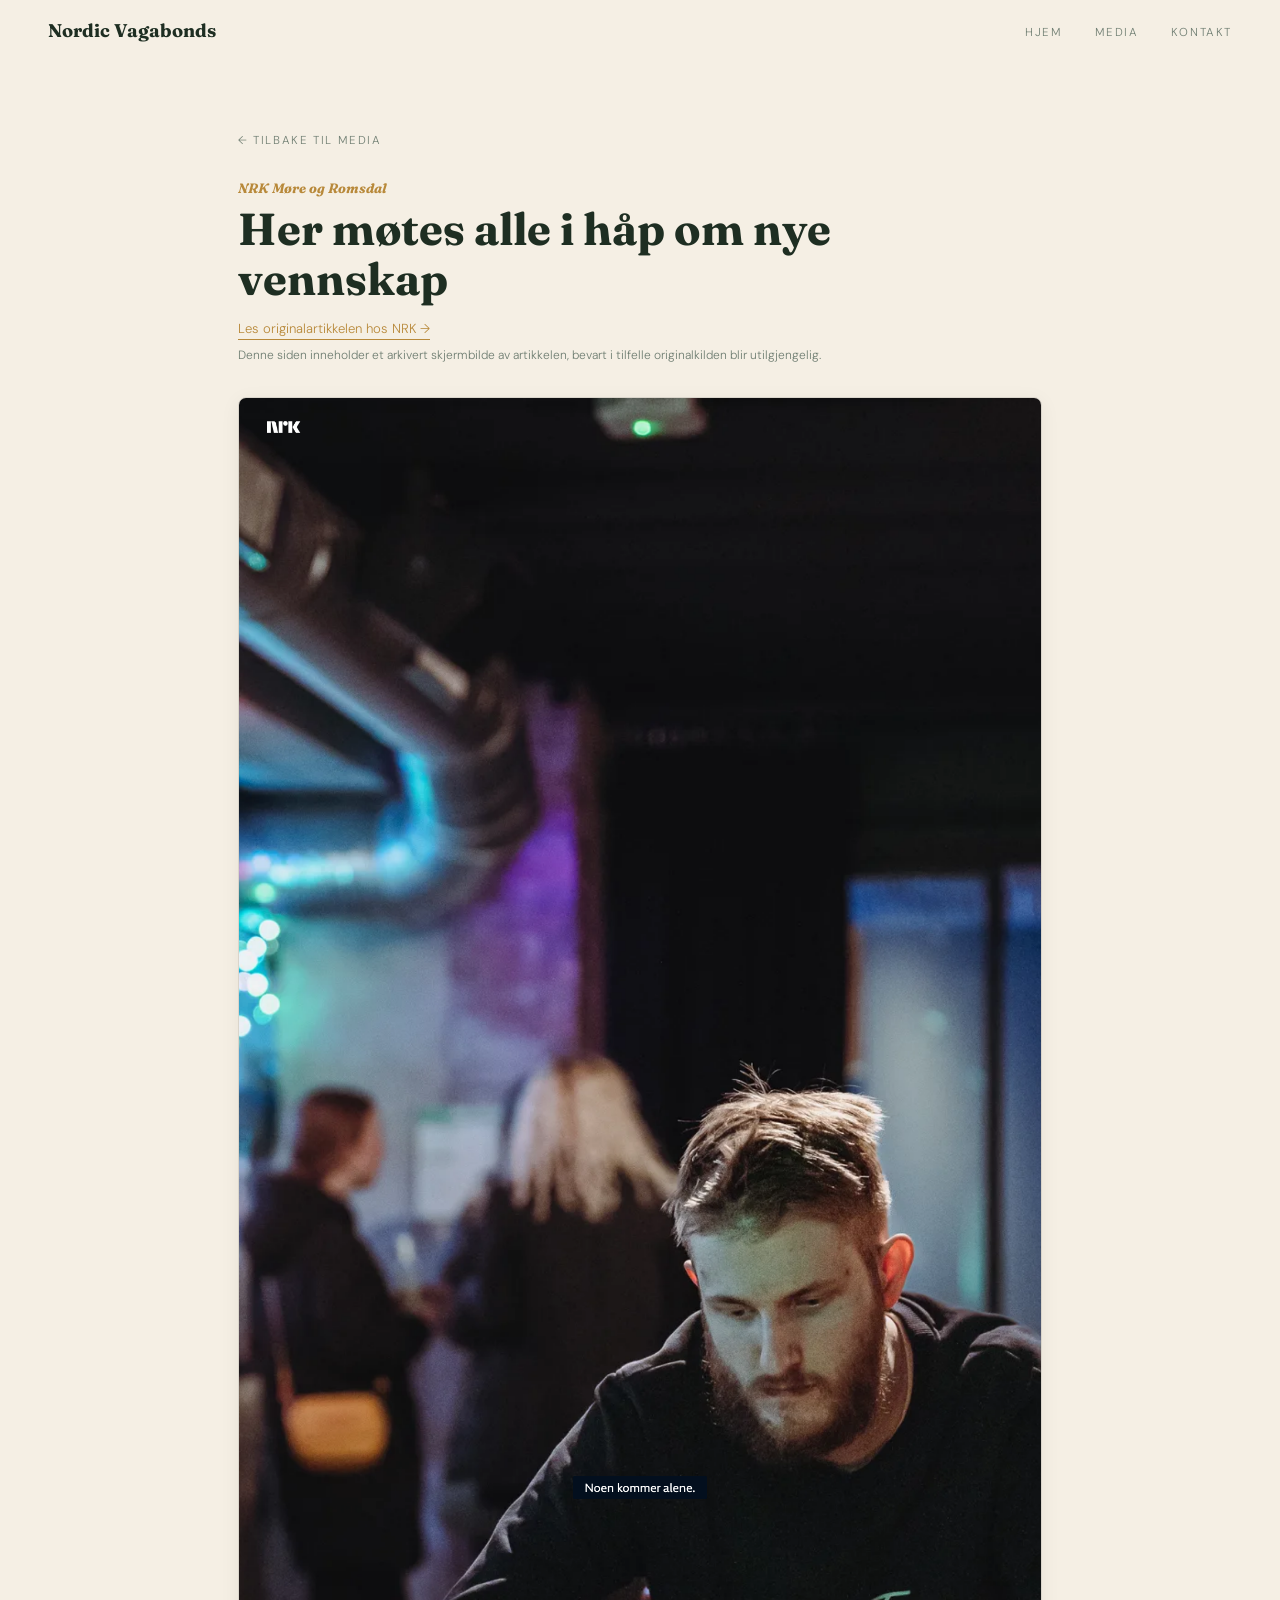
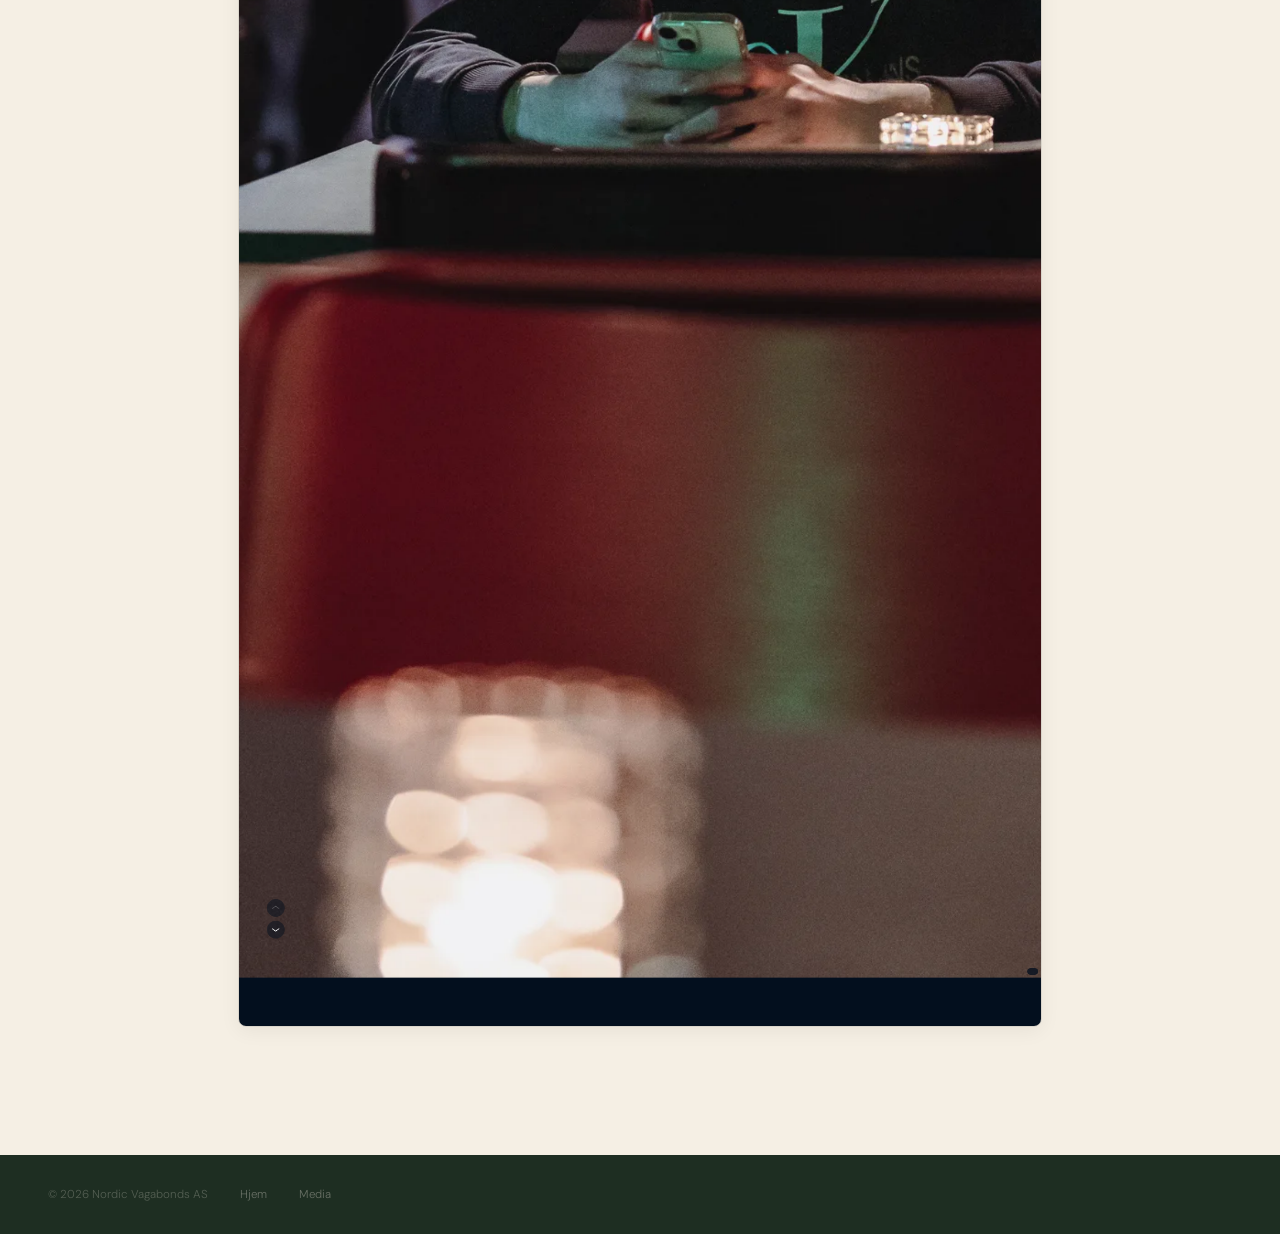
<file: media/nrk-mr-vennskap.html>
<!DOCTYPE html>
<html lang="nb">
<head>
  <meta charset="UTF-8">
  <meta name="viewport" content="width=device-width, initial-scale=1.0">
  <title>NRK: Her møtes alle i håp om nye vennskap — Nordic Vagabonds</title>
  <link rel="icon" href="../data:image/svg+xml,<svg xmlns='http://www.w3.org/2000/svg' viewBox='0 0 100 100'><rect fill='%231e2e22' rx='16' width='100' height='100'/><text x='50' y='68' font-family='serif' font-size='52' font-weight='700' fill='%23f5efe4' text-anchor='middle'>NV</text></svg>">
  <link rel="preconnect" href="https://fonts.googleapis.com">
  <link rel="preconnect" href="https://fonts.gstatic.com" crossorigin>
  <link href="https://fonts.googleapis.com/css2?family=Fraunces:ital,opsz,wght@0,9..144,300;0,9..144,700;1,9..144,400&family=DM+Sans:wght@300;400;500&display=swap" rel="stylesheet">
  <style>
:root { --forest:#1e2e22; --cream:#f5efe4; --gold:#b8893a; --gold-l:#d4a558; --muted:#6e7d71; --off:#ede6d9; --line:rgba(26,31,27,.12); }
*,*::before,*::after { margin:0; padding:0; box-sizing:border-box; }
html { scroll-behavior:smooth; }
body { background:var(--cream); color:#1a1f1b; font-family:'DM Sans',sans-serif; font-weight:300; -webkit-font-smoothing:antialiased; }
a { text-decoration:none; color:var(--forest); }
img { max-width:100%; height:auto; display:block; }

.site-header {
  position:fixed; top:0; left:0; right:0; z-index:100;
  display:flex; align-items:center; justify-content:space-between;
  padding:1.2rem 3rem; background:rgba(245,239,228,.85);
  backdrop-filter:blur(14px); -webkit-backdrop-filter:blur(14px);
  border-bottom:1px solid transparent; transition:border-color .3s, padding .3s;
}
.site-header.scrolled { border-color:var(--line); padding-block:.8rem; }
.logo { font-family:'Fraunces',serif; font-weight:700; font-size:1.15rem; color:var(--forest); }
.nav-links { list-style:none; display:flex; gap:2rem; }
.nav-links a { font-size:.72rem; letter-spacing:.14em; text-transform:uppercase; color:var(--muted); transition:color .2s; }
.nav-links a:hover { color:var(--forest); }

.article-page { max-width:900px; margin:0 auto; padding:8rem 3rem 4rem; }
.back { display:inline-block; font-size:.72rem; letter-spacing:.14em; text-transform:uppercase; color:var(--muted); margin-bottom:2rem; transition:color .2s; }
.back:hover { color:var(--forest); }

.article-meta { margin-bottom:2rem; }
.article-meta .outlet {
  font-family:'Fraunces',serif; font-size:.85rem; font-style:italic; font-weight:700;
  color:var(--gold); display:block; margin-bottom:.5rem;
}
.article-meta h1 {
  font-family:'Fraunces',serif; font-size:clamp(1.8rem,4vw,2.8rem);
  font-weight:700; color:var(--forest); line-height:1.12; margin-bottom:.8rem;
}
.article-meta .source-link {
  font-size:.82rem; color:var(--gold); border-bottom:1px solid var(--gold);
  padding-bottom:2px; transition:color .2s;
}
.article-meta .source-link:hover { color:var(--gold-l); }
.article-meta .archive-note {
  font-size:.75rem; color:var(--muted); margin-top:.5rem; line-height:1.6;
}

.screenshot-wrap {
  border:1px solid var(--line); border-radius:8px; overflow:hidden;
  box-shadow:0 4px 20px rgba(0,0,0,.06);
}
.screenshot-wrap img { width:100%; }

.site-footer {
  background:var(--forest); color:rgba(245,239,228,.25);
  padding:2rem 3rem; display:flex; flex-wrap:wrap; gap:.6rem 2rem; font-size:.72rem;
  margin-top:4rem;
}
.site-footer a { color:rgba(245,239,228,.35); }

@media (max-width:768px) {
  .site-header { padding:1rem 1.5rem; }
  .nav-links { display:none; }
  .article-page { padding:7rem 1.5rem 3rem; }
  .site-footer { padding:2rem 1.5rem; }
}
  </style>
</head>
<body>
<header class="site-header" id="site-header">
  <a href="/" class="logo">Nordic Vagabonds</a>
  <nav><ul class="nav-links">
    <li><a href="/">Hjem</a></li>
    <li><a href="/media.html">Media</a></li>
    <li><a href="/#kontakt">Kontakt</a></li>
  </ul></nav>
</header>

<div class="article-page">
  <a href="/media.html" class="back">&larr; Tilbake til media</a>
  <div class="article-meta">
    <span class="outlet">NRK Møre og Romsdal</span>
    <h1>Her møtes alle i håp om nye vennskap</h1>
    <a href="https://www.nrk.no/mr/her-motes-alle-i-hap-om-nye-vennskap-1.16340934" target="_blank" rel="noopener" class="source-link">Les originalartikkelen hos NRK &rarr;</a>
    <p class="archive-note">Denne siden inneholder et arkivert skjermbilde av artikkelen, bevart i tilfelle originalkilden blir utilgjengelig.</p>
  </div>
  <div class="screenshot-wrap">
    <img src="../img/media/nrk-mr-vennskap.png" alt="Skjermbilde: Her møtes alle i håp om nye vennskap — NRK" loading="lazy">
  </div>
</div>

<footer class="site-footer">
  <span>&copy; 2026 Nordic Vagabonds AS</span>
  <span><a href="/">Hjem</a></span>
  <span><a href="/media.html">Media</a></span>
</footer>

<script>
const h = document.getElementById('site-header');
if (h) window.addEventListener('scroll', () => h.classList.toggle('scrolled', window.scrollY > 60), { passive: true });
</script>
</body>
</html>
</file>
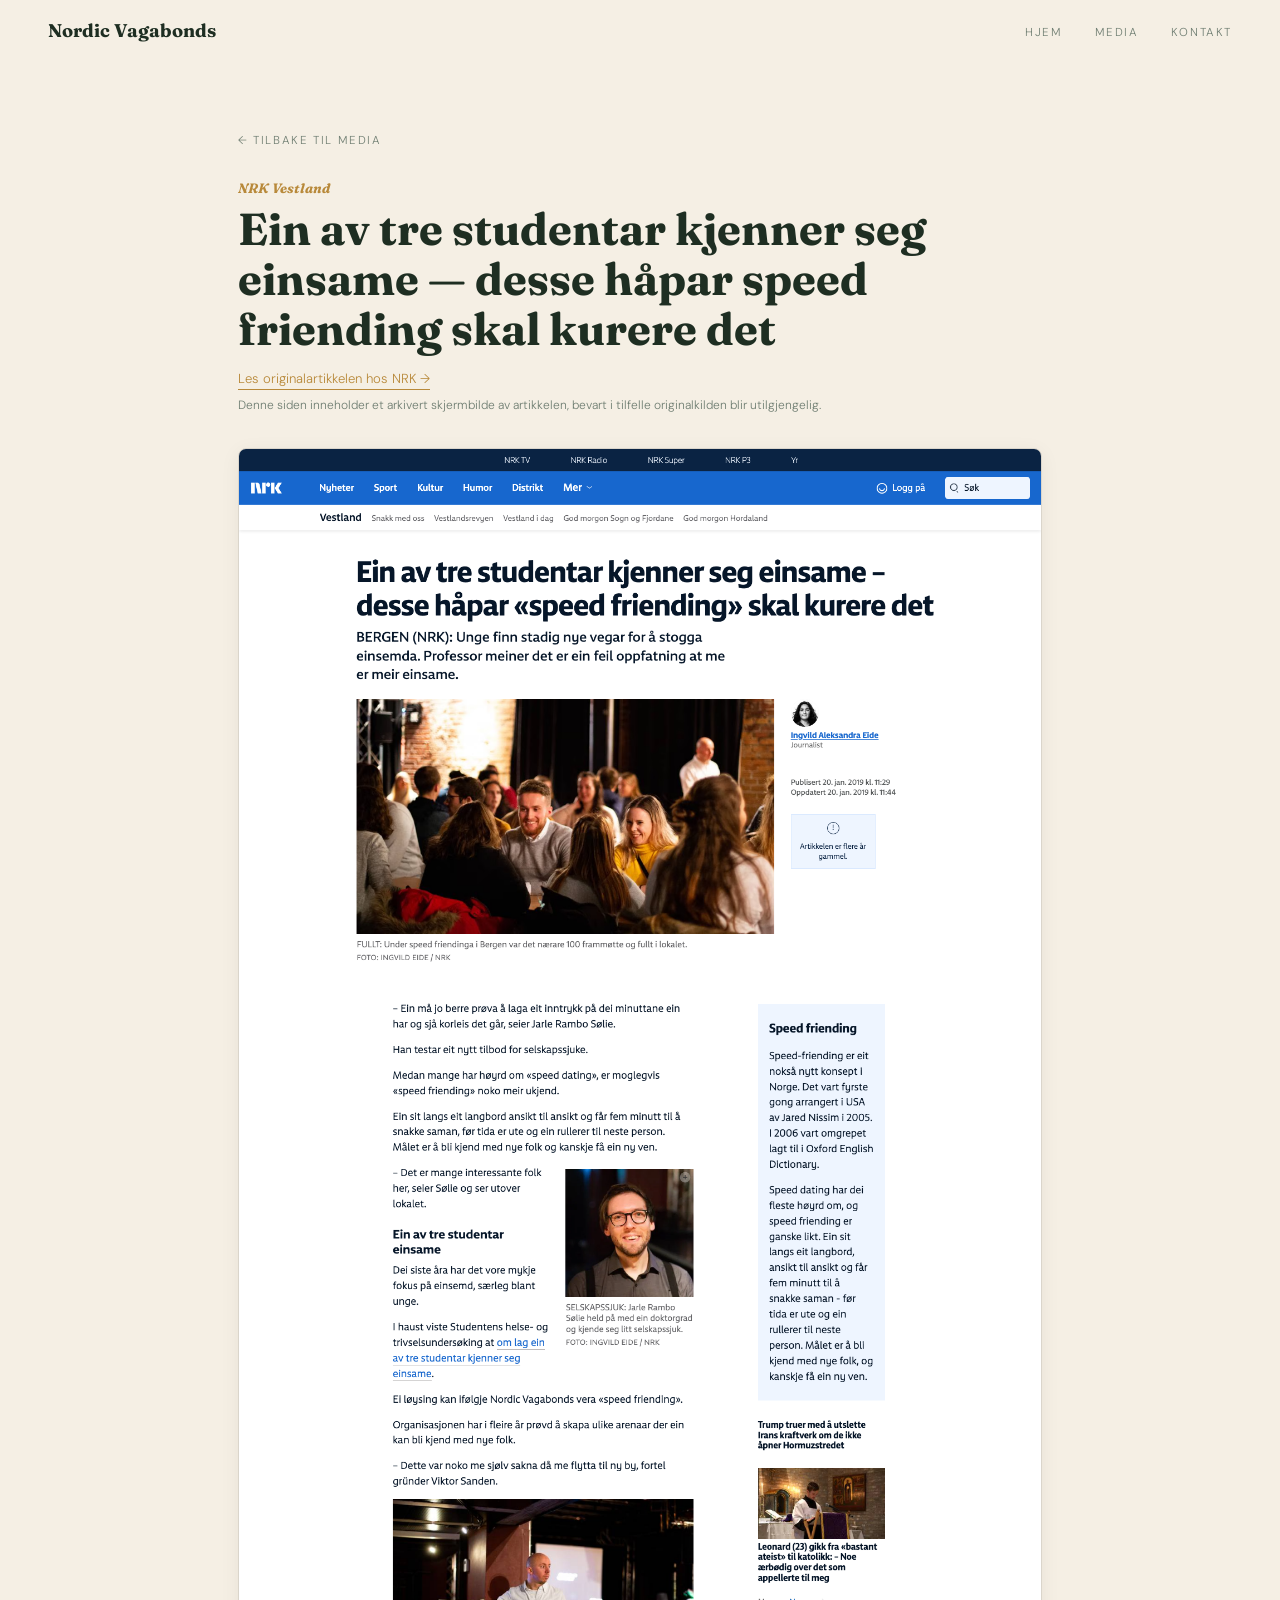
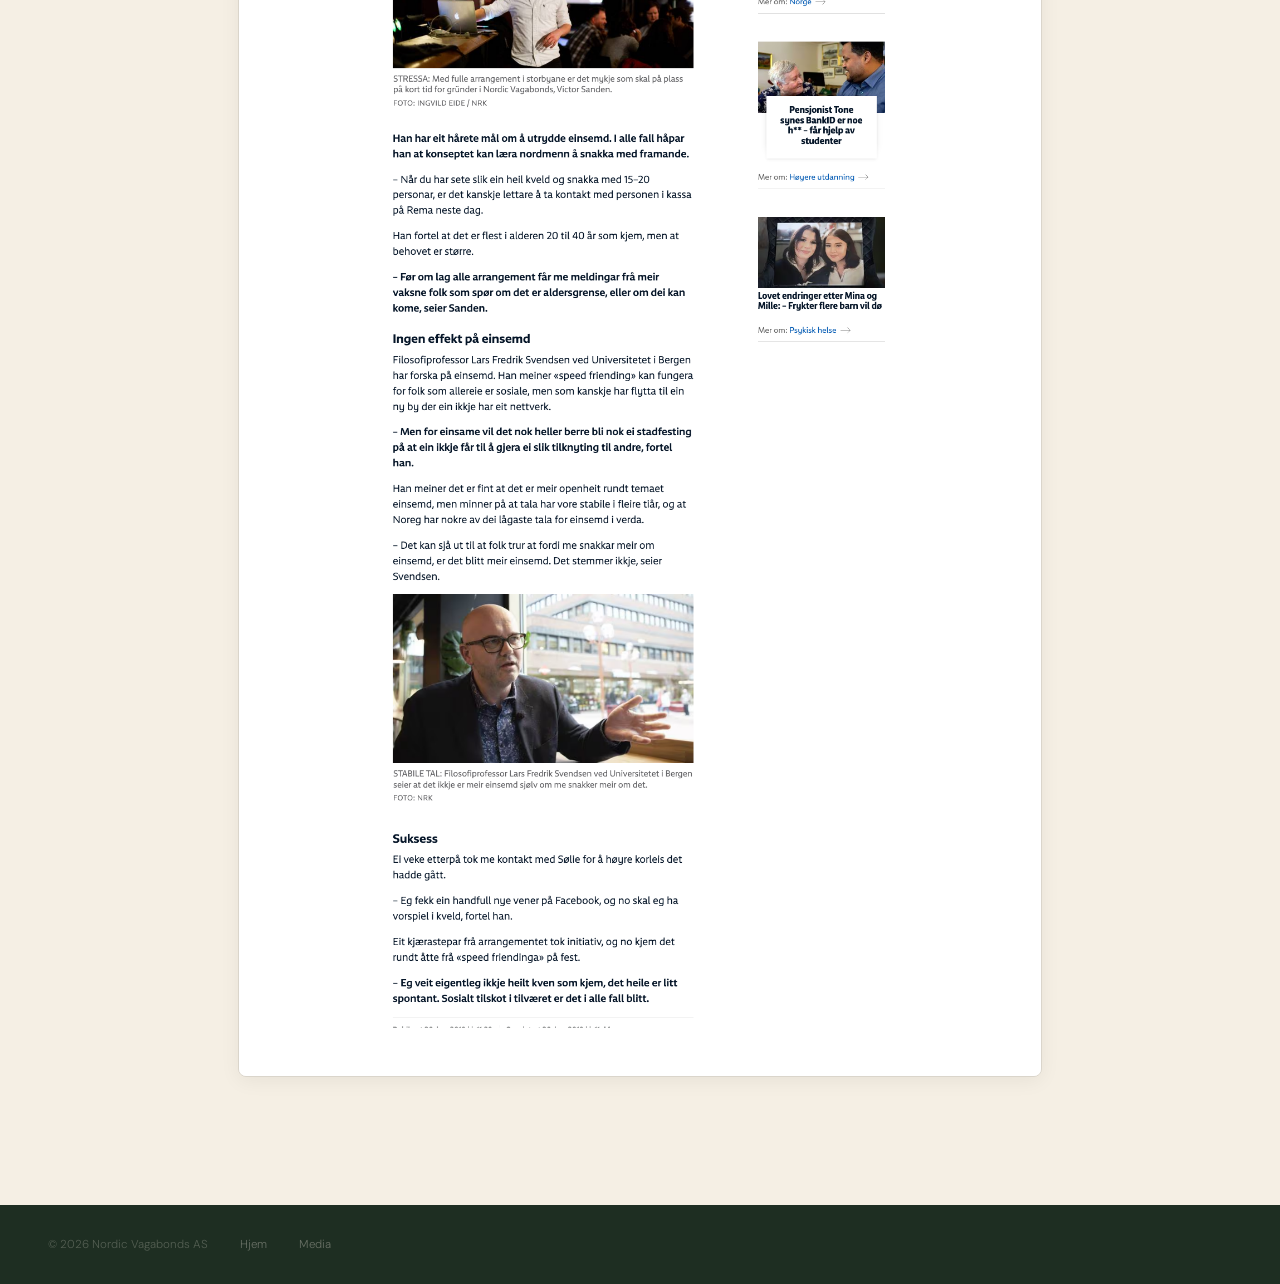
<file: media/nrk-vestland-einsamme.html>
<!DOCTYPE html>
<html lang="nb">
<head>
  <meta charset="UTF-8">
  <meta name="viewport" content="width=device-width, initial-scale=1.0">
  <title>NRK Vestland: Ein av tre studentar kjenner seg einsame — desse håpar speed friending skal kurere det — Nordic Vagabonds</title>
  <link rel="icon" href="../data:image/svg+xml,<svg xmlns='http://www.w3.org/2000/svg' viewBox='0 0 100 100'><rect fill='%231e2e22' rx='16' width='100' height='100'/><text x='50' y='68' font-family='serif' font-size='52' font-weight='700' fill='%23f5efe4' text-anchor='middle'>NV</text></svg>">
  <link rel="preconnect" href="https://fonts.googleapis.com">
  <link rel="preconnect" href="https://fonts.gstatic.com" crossorigin>
  <link href="https://fonts.googleapis.com/css2?family=Fraunces:ital,opsz,wght@0,9..144,300;0,9..144,700;1,9..144,400&family=DM+Sans:wght@300;400;500&display=swap" rel="stylesheet">
  <style>
:root { --forest:#1e2e22; --cream:#f5efe4; --gold:#b8893a; --gold-l:#d4a558; --muted:#6e7d71; --off:#ede6d9; --line:rgba(26,31,27,.12); }
*,*::before,*::after { margin:0; padding:0; box-sizing:border-box; }
html { scroll-behavior:smooth; }
body { background:var(--cream); color:#1a1f1b; font-family:'DM Sans',sans-serif; font-weight:300; -webkit-font-smoothing:antialiased; }
a { text-decoration:none; color:var(--forest); }
img { max-width:100%; height:auto; display:block; }

.site-header {
  position:fixed; top:0; left:0; right:0; z-index:100;
  display:flex; align-items:center; justify-content:space-between;
  padding:1.2rem 3rem; background:rgba(245,239,228,.85);
  backdrop-filter:blur(14px); -webkit-backdrop-filter:blur(14px);
  border-bottom:1px solid transparent; transition:border-color .3s, padding .3s;
}
.site-header.scrolled { border-color:var(--line); padding-block:.8rem; }
.logo { font-family:'Fraunces',serif; font-weight:700; font-size:1.15rem; color:var(--forest); }
.nav-links { list-style:none; display:flex; gap:2rem; }
.nav-links a { font-size:.72rem; letter-spacing:.14em; text-transform:uppercase; color:var(--muted); transition:color .2s; }
.nav-links a:hover { color:var(--forest); }

.article-page { max-width:900px; margin:0 auto; padding:8rem 3rem 4rem; }
.back { display:inline-block; font-size:.72rem; letter-spacing:.14em; text-transform:uppercase; color:var(--muted); margin-bottom:2rem; transition:color .2s; }
.back:hover { color:var(--forest); }

.article-meta { margin-bottom:2rem; }
.article-meta .outlet {
  font-family:'Fraunces',serif; font-size:.85rem; font-style:italic; font-weight:700;
  color:var(--gold); display:block; margin-bottom:.5rem;
}
.article-meta h1 {
  font-family:'Fraunces',serif; font-size:clamp(1.8rem,4vw,2.8rem);
  font-weight:700; color:var(--forest); line-height:1.12; margin-bottom:.8rem;
}
.article-meta .source-link {
  font-size:.82rem; color:var(--gold); border-bottom:1px solid var(--gold);
  padding-bottom:2px; transition:color .2s;
}
.article-meta .source-link:hover { color:var(--gold-l); }
.article-meta .archive-note {
  font-size:.75rem; color:var(--muted); margin-top:.5rem; line-height:1.6;
}

.screenshot-wrap {
  border:1px solid var(--line); border-radius:8px; overflow:hidden;
  box-shadow:0 4px 20px rgba(0,0,0,.06);
}
.screenshot-wrap img { width:100%; }

.site-footer {
  background:var(--forest); color:rgba(245,239,228,.25);
  padding:2rem 3rem; display:flex; flex-wrap:wrap; gap:.6rem 2rem; font-size:.72rem;
  margin-top:4rem;
}
.site-footer a { color:rgba(245,239,228,.35); }

@media (max-width:768px) {
  .site-header { padding:1rem 1.5rem; }
  .nav-links { display:none; }
  .article-page { padding:7rem 1.5rem 3rem; }
  .site-footer { padding:2rem 1.5rem; }
}
  </style>
</head>
<body>
<header class="site-header" id="site-header">
  <a href="/" class="logo">Nordic Vagabonds</a>
  <nav><ul class="nav-links">
    <li><a href="/">Hjem</a></li>
    <li><a href="/media.html">Media</a></li>
    <li><a href="/#kontakt">Kontakt</a></li>
  </ul></nav>
</header>

<div class="article-page">
  <a href="/media.html" class="back">&larr; Tilbake til media</a>
  <div class="article-meta">
    <span class="outlet">NRK Vestland</span>
    <h1>Ein av tre studentar kjenner seg einsame — desse håpar speed friending skal kurere det</h1>
    <a href="https://www.nrk.no/vestland/ein-av-tre-studentar-kjenner-seg-einsame-_-desse-hapar-_speed-friending_-skal-kurere-det-1.14376037" target="_blank" rel="noopener" class="source-link">Les originalartikkelen hos NRK &rarr;</a>
    <p class="archive-note">Denne siden inneholder et arkivert skjermbilde av artikkelen, bevart i tilfelle originalkilden blir utilgjengelig.</p>
  </div>
  <div class="screenshot-wrap">
    <img src="../img/media/nrk-vestland-einsamme.png" alt="Skjermbilde: Ein av tre studentar kjenner seg einsame — desse håpar speed friending skal kurere det — NRK Vestland" loading="lazy">
  </div>
</div>

<footer class="site-footer">
  <span>&copy; 2026 Nordic Vagabonds AS</span>
  <span><a href="/">Hjem</a></span>
  <span><a href="/media.html">Media</a></span>
</footer>

<script>
const h = document.getElementById('site-header');
if (h) window.addEventListener('scroll', () => h.classList.toggle('scrolled', window.scrollY > 60), { passive: true });
</script>
</body>
</html>
</file>
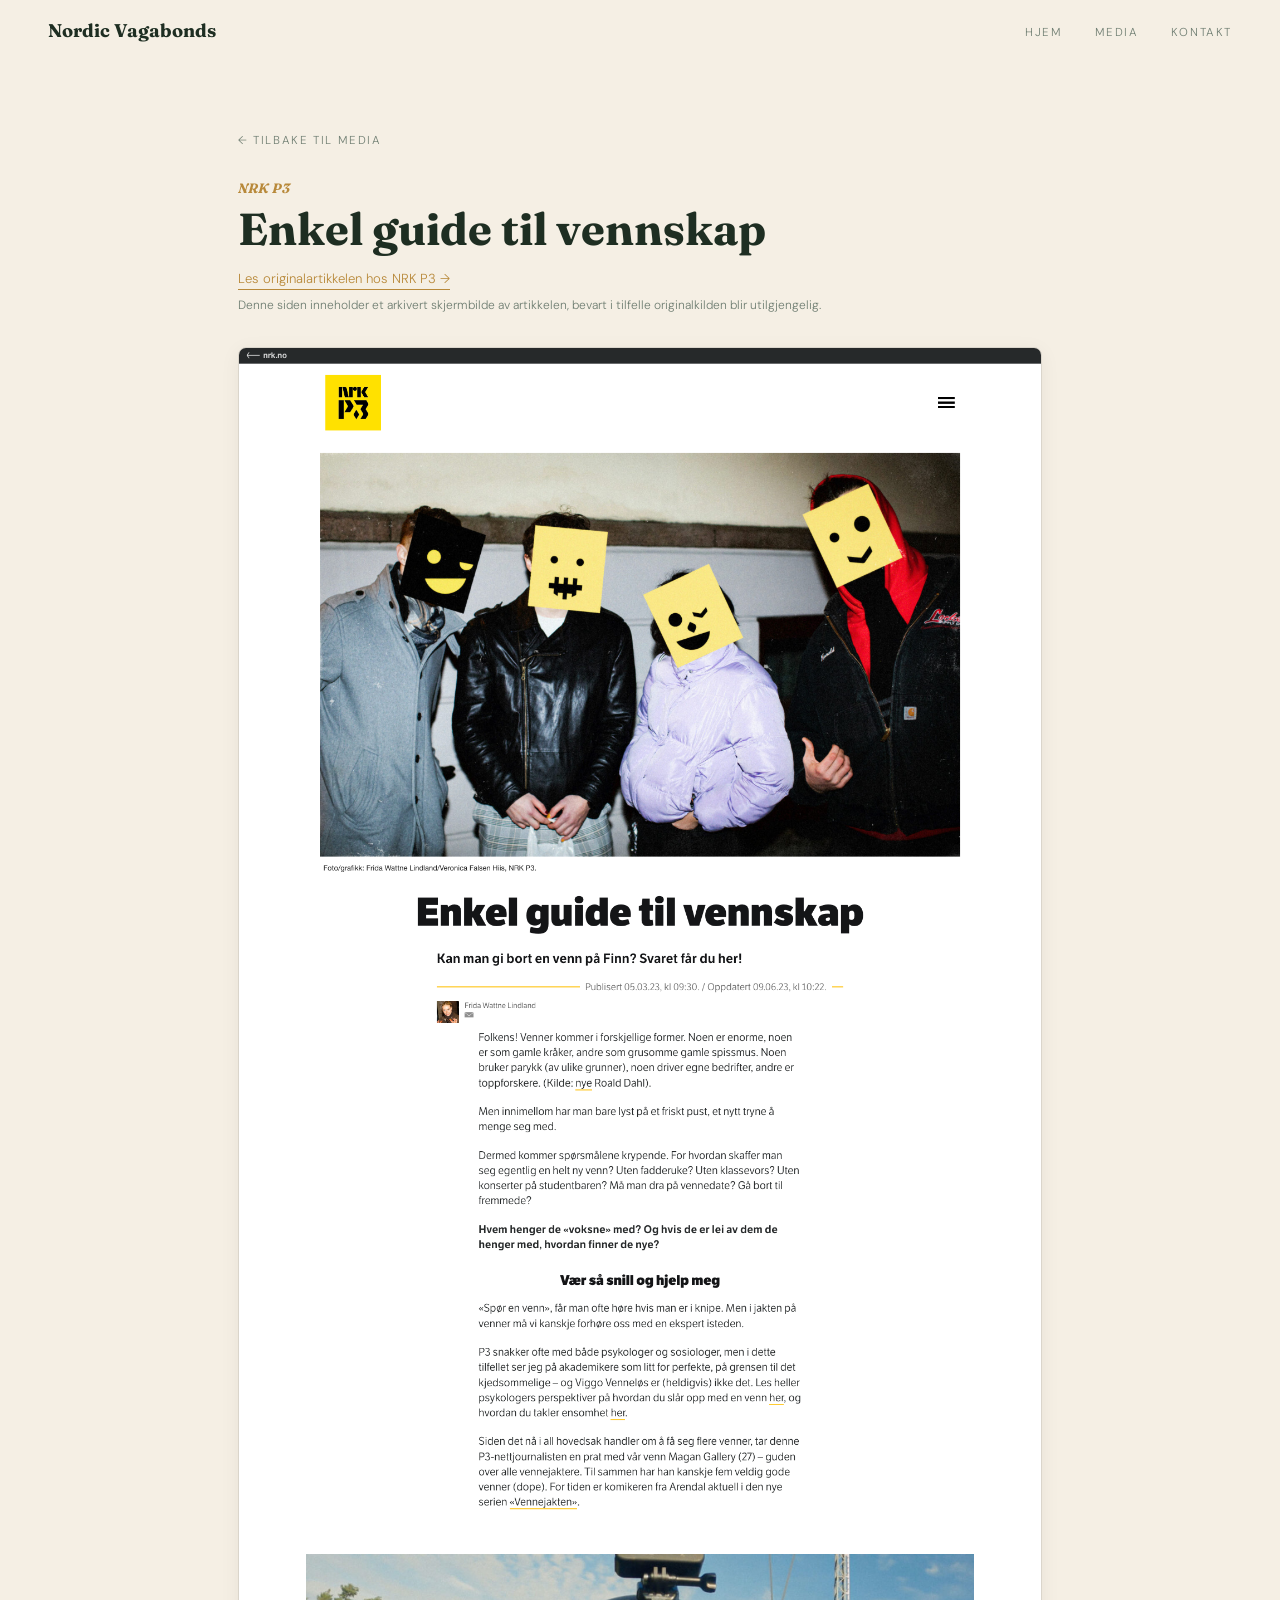
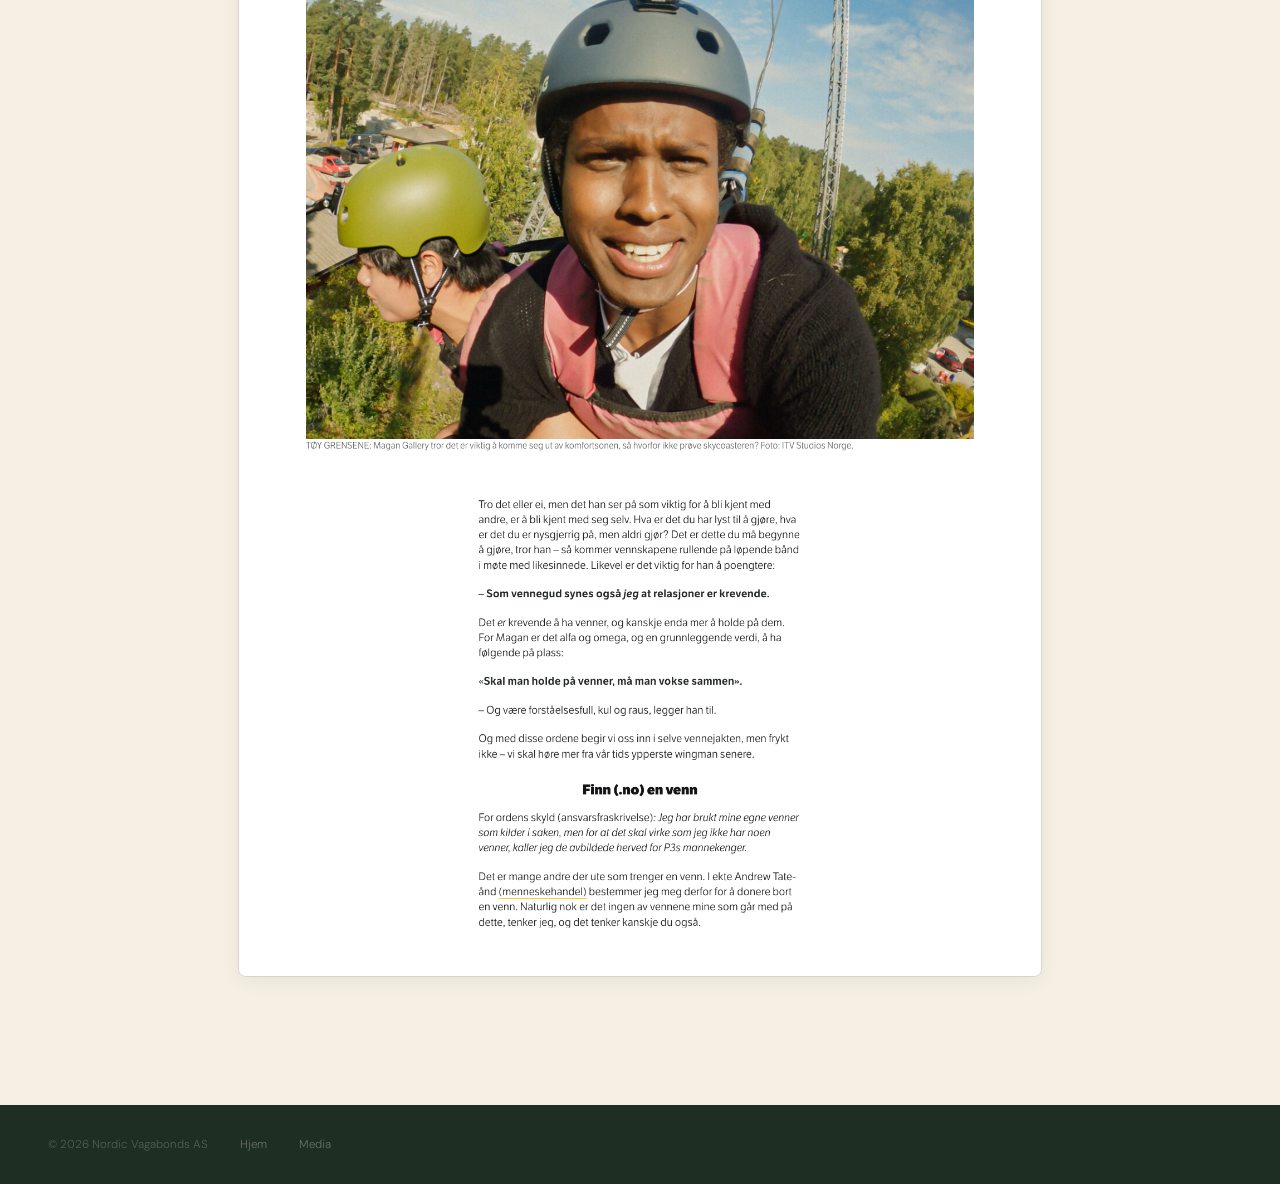
<file: media/nrkp3-guide.html>
<!DOCTYPE html>
<html lang="nb">
<head>
  <meta charset="UTF-8">
  <meta name="viewport" content="width=device-width, initial-scale=1.0">
  <title>NRK P3: Enkel guide til vennskap — Nordic Vagabonds</title>
  <link rel="icon" href="../data:image/svg+xml,<svg xmlns='http://www.w3.org/2000/svg' viewBox='0 0 100 100'><rect fill='%231e2e22' rx='16' width='100' height='100'/><text x='50' y='68' font-family='serif' font-size='52' font-weight='700' fill='%23f5efe4' text-anchor='middle'>NV</text></svg>">
  <link rel="preconnect" href="https://fonts.googleapis.com">
  <link rel="preconnect" href="https://fonts.gstatic.com" crossorigin>
  <link href="https://fonts.googleapis.com/css2?family=Fraunces:ital,opsz,wght@0,9..144,300;0,9..144,700;1,9..144,400&family=DM+Sans:wght@300;400;500&display=swap" rel="stylesheet">
  <style>
:root { --forest:#1e2e22; --cream:#f5efe4; --gold:#b8893a; --gold-l:#d4a558; --muted:#6e7d71; --off:#ede6d9; --line:rgba(26,31,27,.12); }
*,*::before,*::after { margin:0; padding:0; box-sizing:border-box; }
html { scroll-behavior:smooth; }
body { background:var(--cream); color:#1a1f1b; font-family:'DM Sans',sans-serif; font-weight:300; -webkit-font-smoothing:antialiased; }
a { text-decoration:none; color:var(--forest); }
img { max-width:100%; height:auto; display:block; }

.site-header {
  position:fixed; top:0; left:0; right:0; z-index:100;
  display:flex; align-items:center; justify-content:space-between;
  padding:1.2rem 3rem; background:rgba(245,239,228,.85);
  backdrop-filter:blur(14px); -webkit-backdrop-filter:blur(14px);
  border-bottom:1px solid transparent; transition:border-color .3s, padding .3s;
}
.site-header.scrolled { border-color:var(--line); padding-block:.8rem; }
.logo { font-family:'Fraunces',serif; font-weight:700; font-size:1.15rem; color:var(--forest); }
.nav-links { list-style:none; display:flex; gap:2rem; }
.nav-links a { font-size:.72rem; letter-spacing:.14em; text-transform:uppercase; color:var(--muted); transition:color .2s; }
.nav-links a:hover { color:var(--forest); }

.article-page { max-width:900px; margin:0 auto; padding:8rem 3rem 4rem; }
.back { display:inline-block; font-size:.72rem; letter-spacing:.14em; text-transform:uppercase; color:var(--muted); margin-bottom:2rem; transition:color .2s; }
.back:hover { color:var(--forest); }

.article-meta { margin-bottom:2rem; }
.article-meta .outlet {
  font-family:'Fraunces',serif; font-size:.85rem; font-style:italic; font-weight:700;
  color:var(--gold); display:block; margin-bottom:.5rem;
}
.article-meta h1 {
  font-family:'Fraunces',serif; font-size:clamp(1.8rem,4vw,2.8rem);
  font-weight:700; color:var(--forest); line-height:1.12; margin-bottom:.8rem;
}
.article-meta .source-link {
  font-size:.82rem; color:var(--gold); border-bottom:1px solid var(--gold);
  padding-bottom:2px; transition:color .2s;
}
.article-meta .source-link:hover { color:var(--gold-l); }
.article-meta .archive-note {
  font-size:.75rem; color:var(--muted); margin-top:.5rem; line-height:1.6;
}

.screenshot-wrap {
  border:1px solid var(--line); border-radius:8px; overflow:hidden;
  box-shadow:0 4px 20px rgba(0,0,0,.06);
}
.screenshot-wrap img { width:100%; }

.site-footer {
  background:var(--forest); color:rgba(245,239,228,.25);
  padding:2rem 3rem; display:flex; flex-wrap:wrap; gap:.6rem 2rem; font-size:.72rem;
  margin-top:4rem;
}
.site-footer a { color:rgba(245,239,228,.35); }

@media (max-width:768px) {
  .site-header { padding:1rem 1.5rem; }
  .nav-links { display:none; }
  .article-page { padding:7rem 1.5rem 3rem; }
  .site-footer { padding:2rem 1.5rem; }
}
  </style>
</head>
<body>
<header class="site-header" id="site-header">
  <a href="/" class="logo">Nordic Vagabonds</a>
  <nav><ul class="nav-links">
    <li><a href="/">Hjem</a></li>
    <li><a href="/media.html">Media</a></li>
    <li><a href="/#kontakt">Kontakt</a></li>
  </ul></nav>
</header>

<div class="article-page">
  <a href="/media.html" class="back">&larr; Tilbake til media</a>
  <div class="article-meta">
    <span class="outlet">NRK P3</span>
    <h1>Enkel guide til vennskap</h1>
    <a href="https://p3.no/enkel-guide-til-vennskap/" target="_blank" rel="noopener" class="source-link">Les originalartikkelen hos NRK P3 &rarr;</a>
    <p class="archive-note">Denne siden inneholder et arkivert skjermbilde av artikkelen, bevart i tilfelle originalkilden blir utilgjengelig.</p>
  </div>
  <div class="screenshot-wrap">
    <img src="../img/media/nrkp3-guide.png" alt="Skjermbilde: Enkel guide til vennskap — NRK P3" loading="lazy">
  </div>
</div>

<footer class="site-footer">
  <span>&copy; 2026 Nordic Vagabonds AS</span>
  <span><a href="/">Hjem</a></span>
  <span><a href="/media.html">Media</a></span>
</footer>

<script>
const h = document.getElementById('site-header');
if (h) window.addEventListener('scroll', () => h.classList.toggle('scrolled', window.scrollY > 60), { passive: true });
</script>
</body>
</html>
</file>
